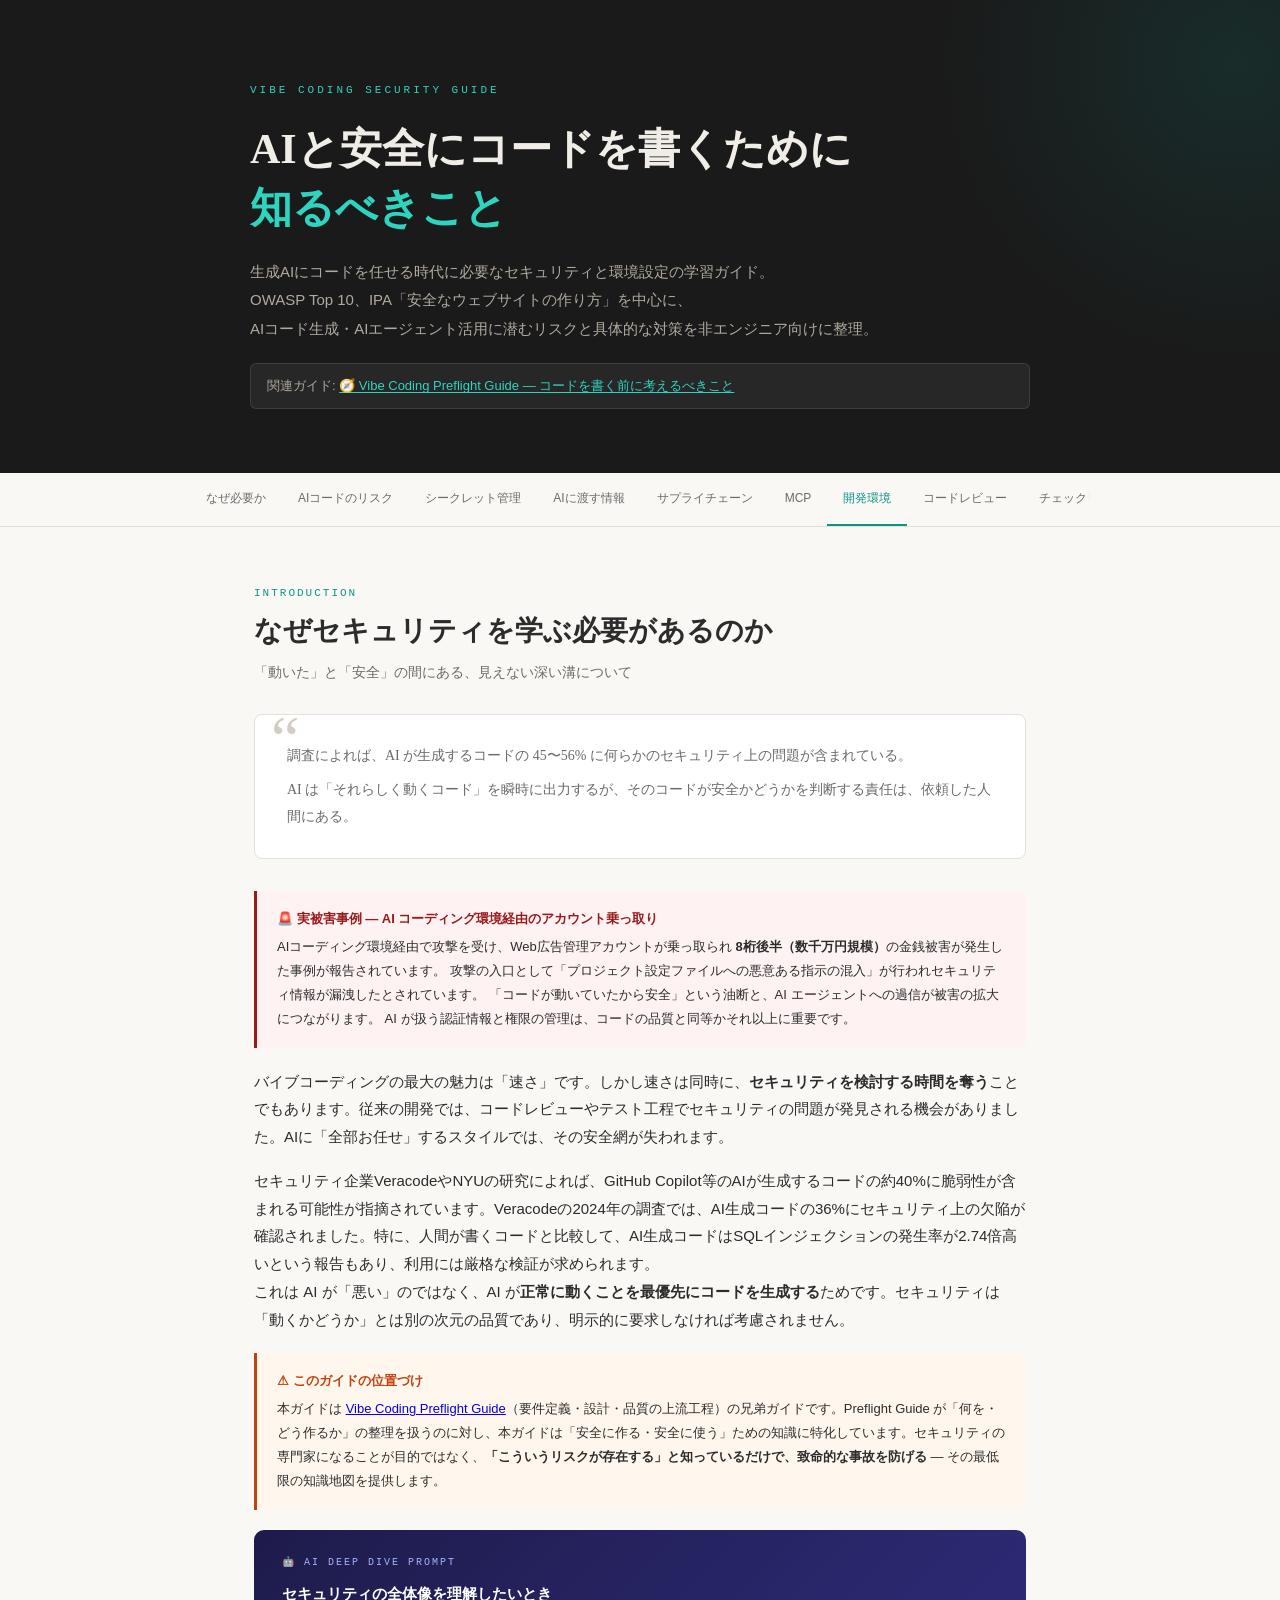
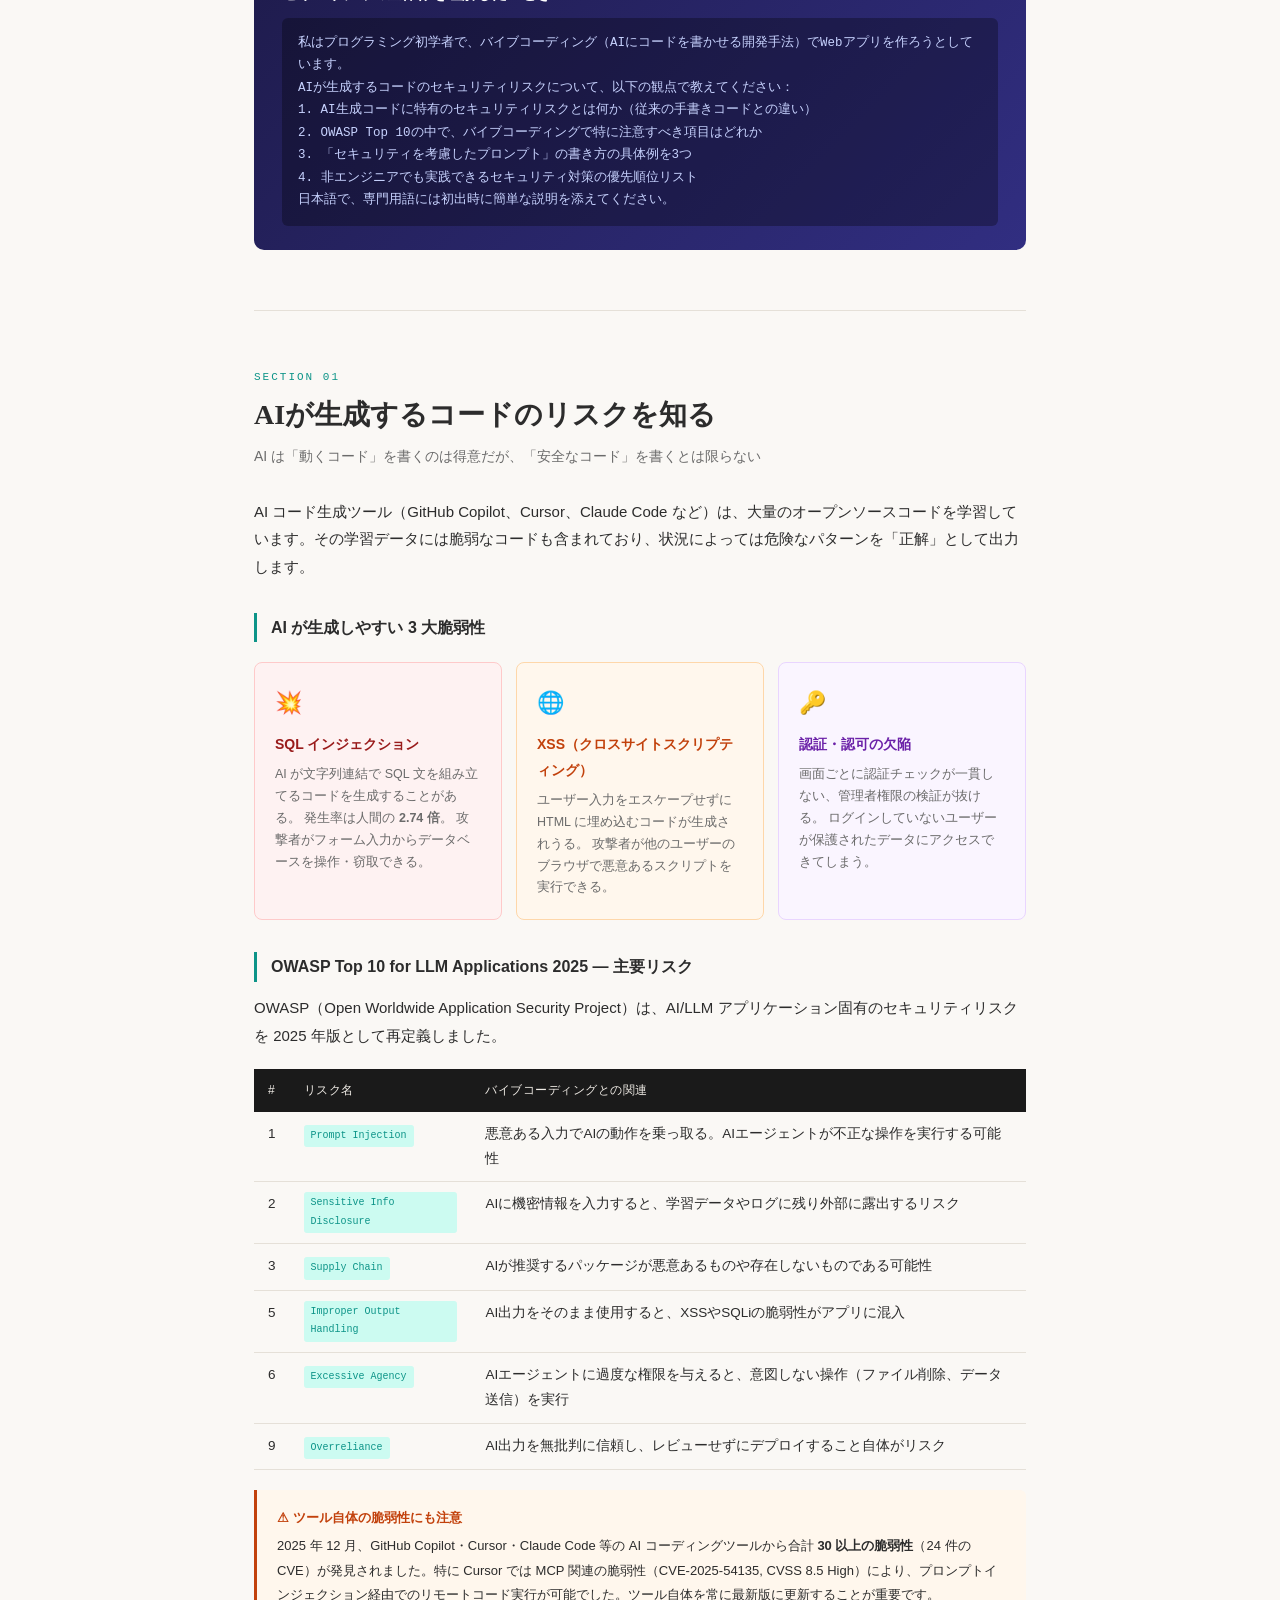
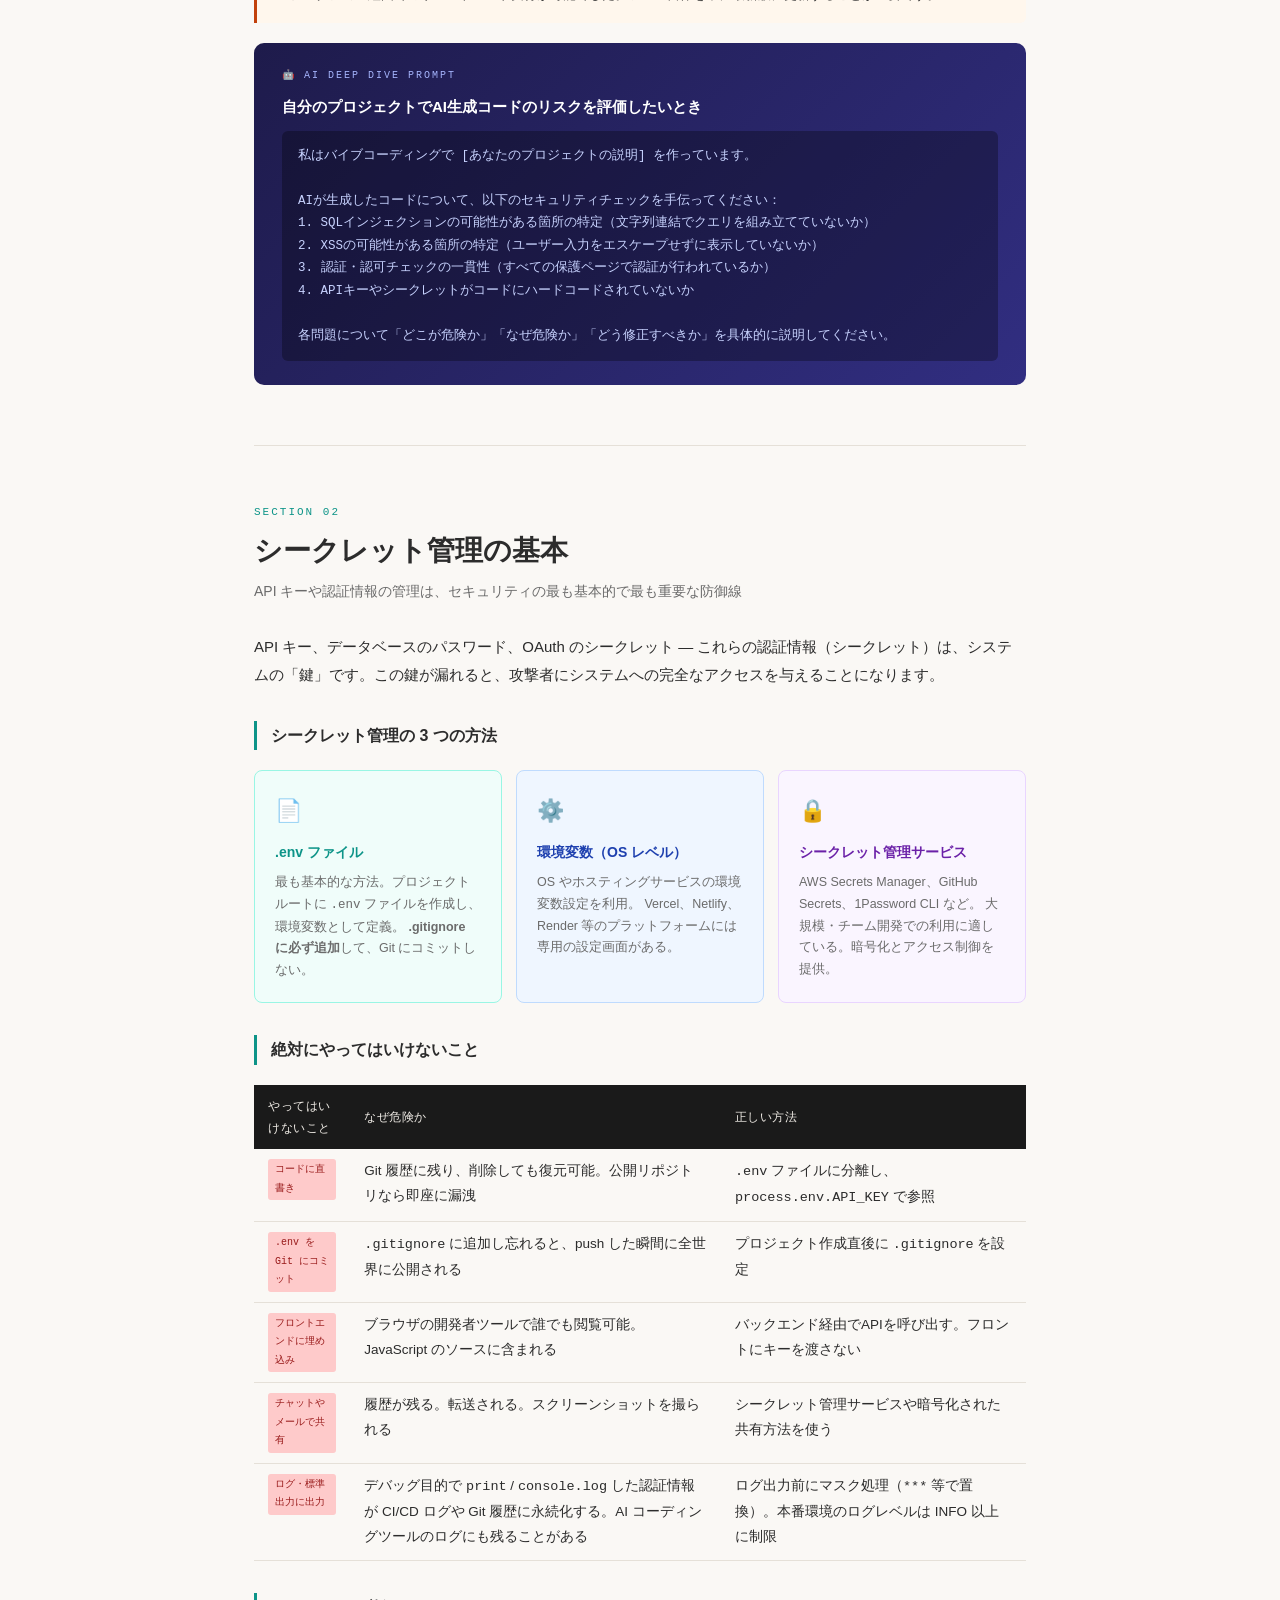
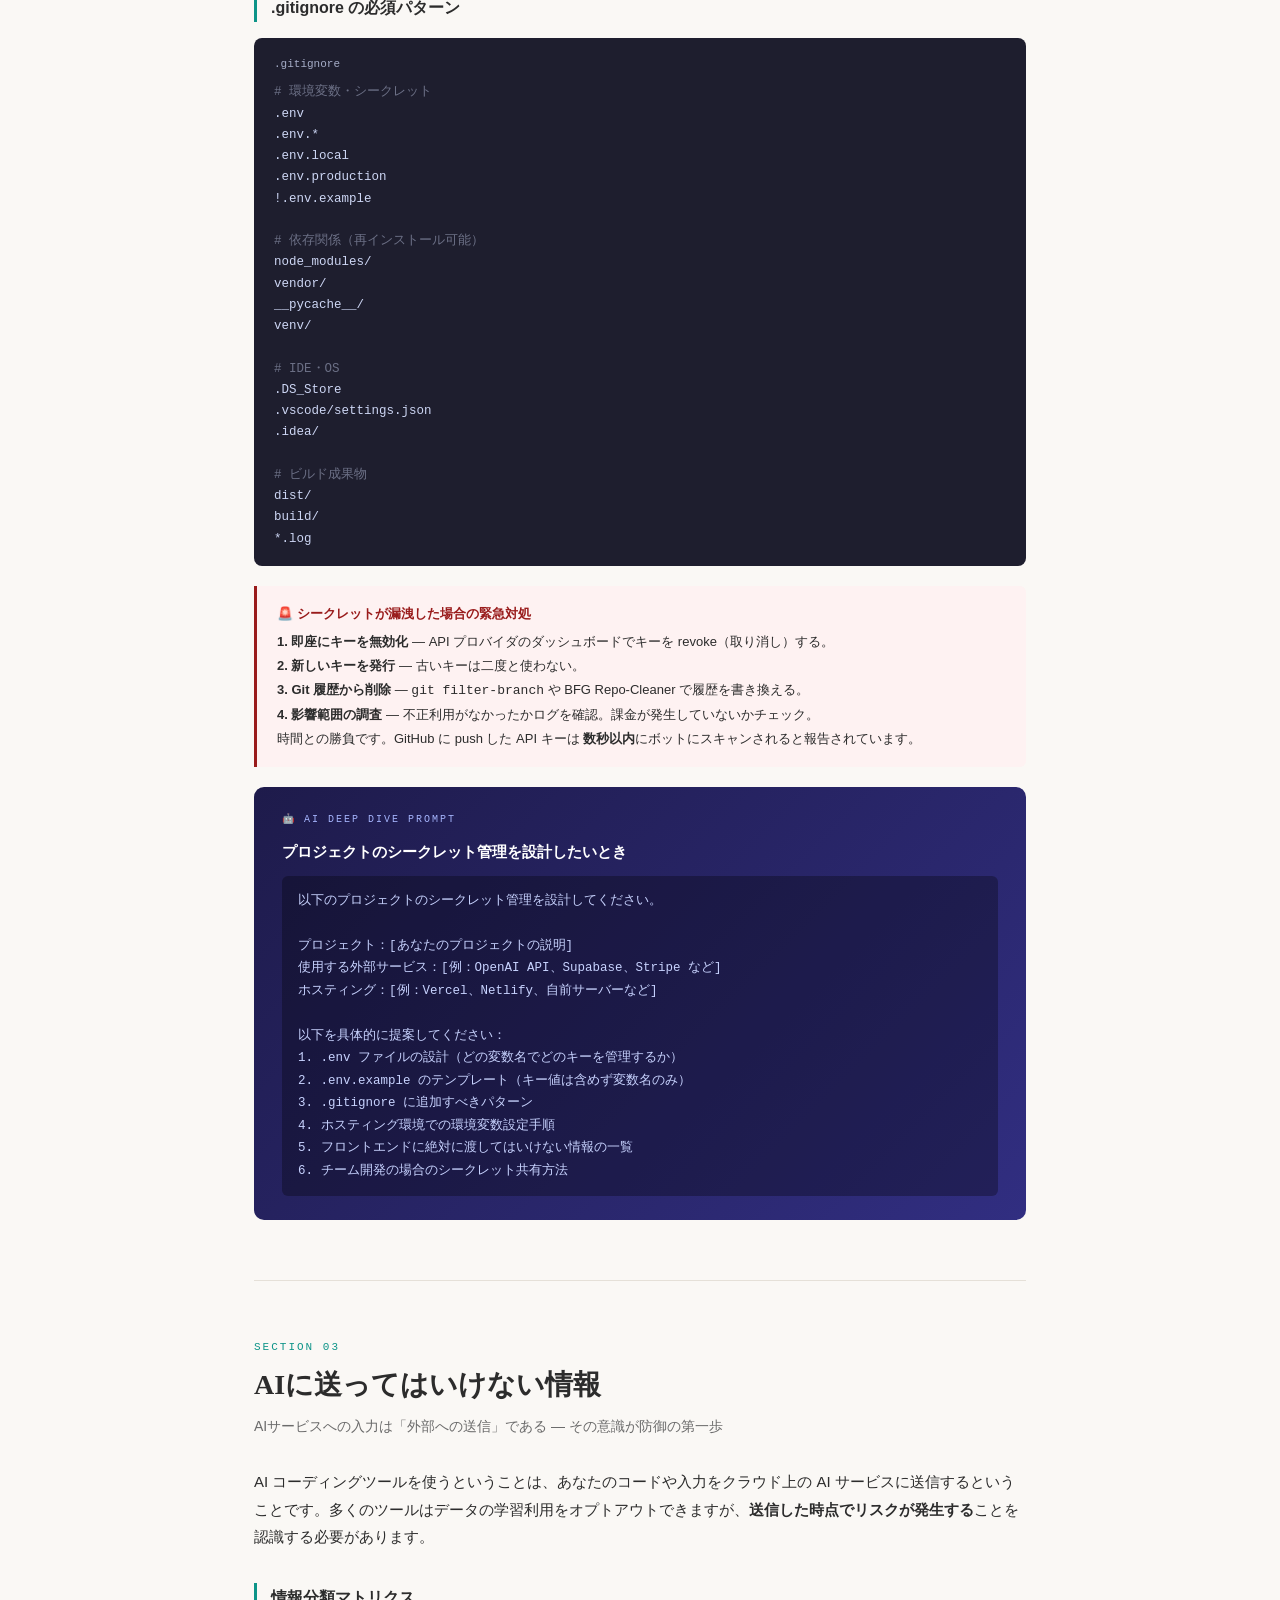
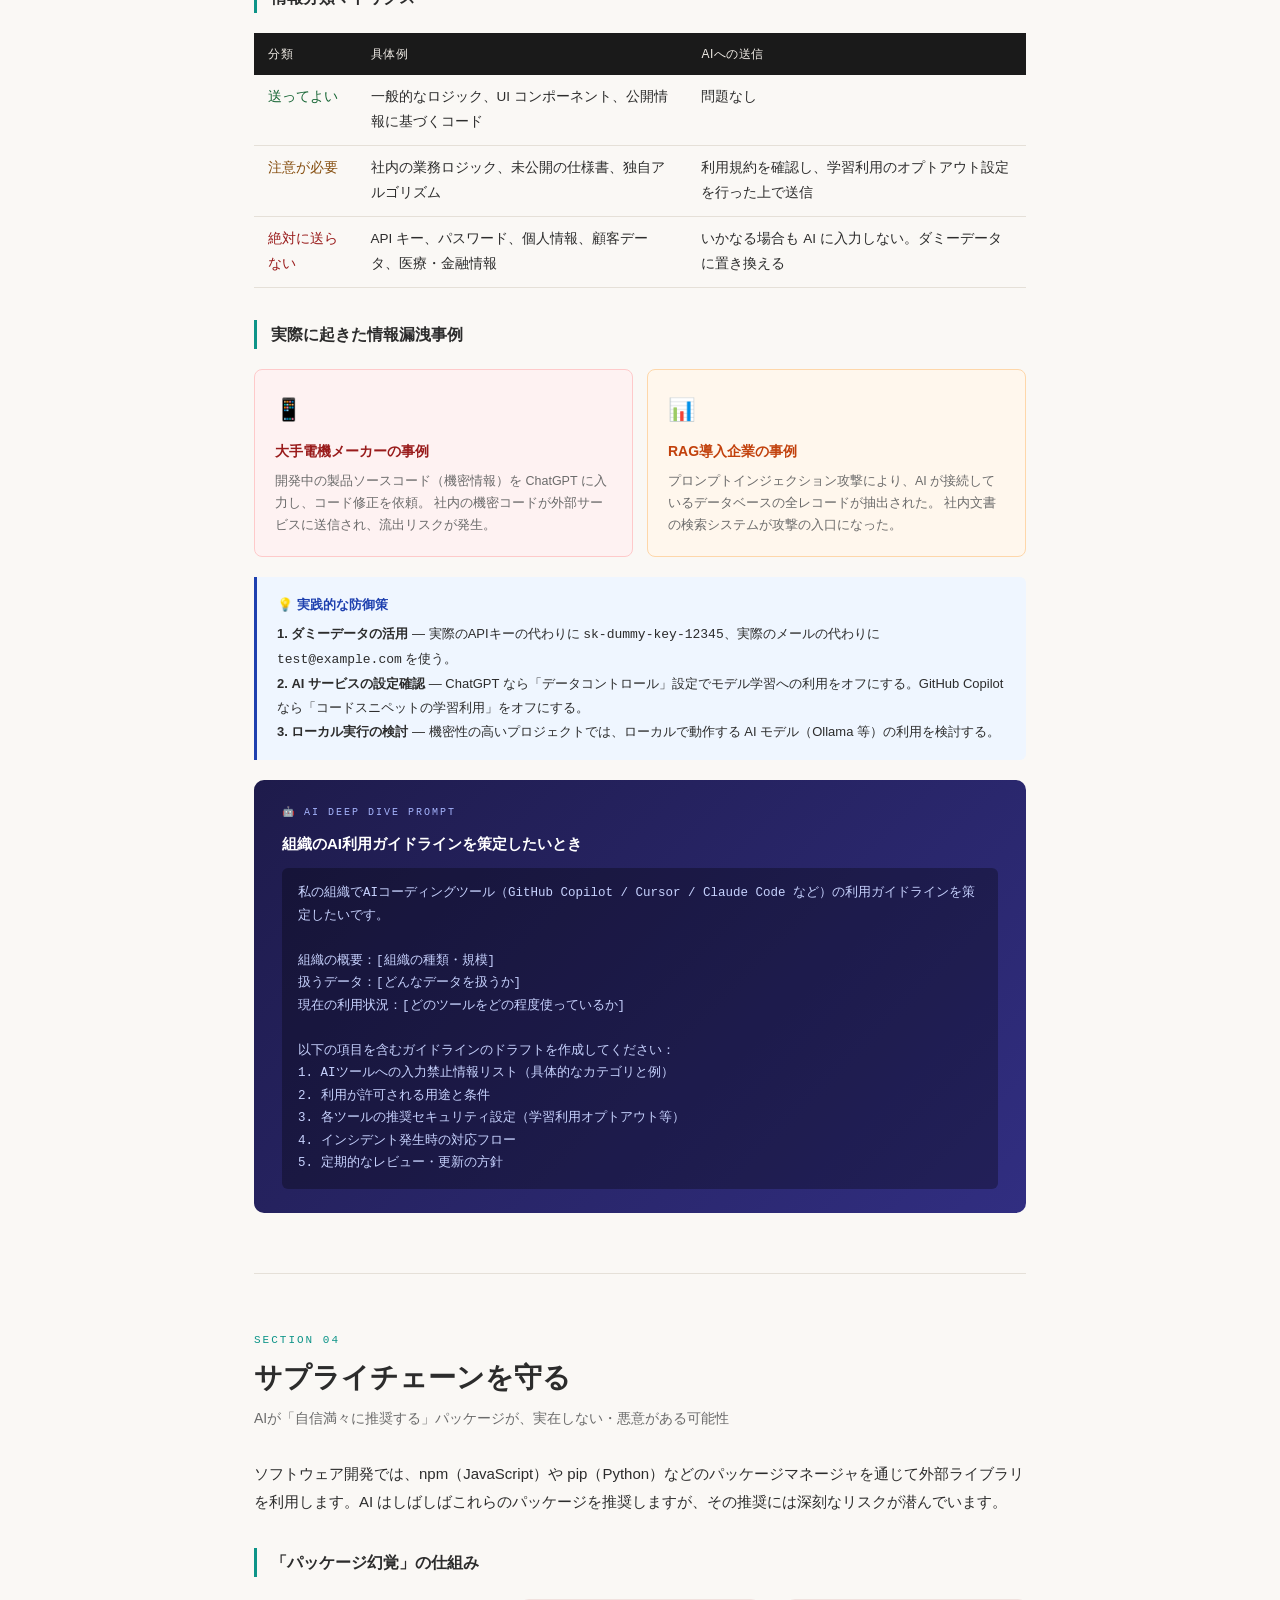
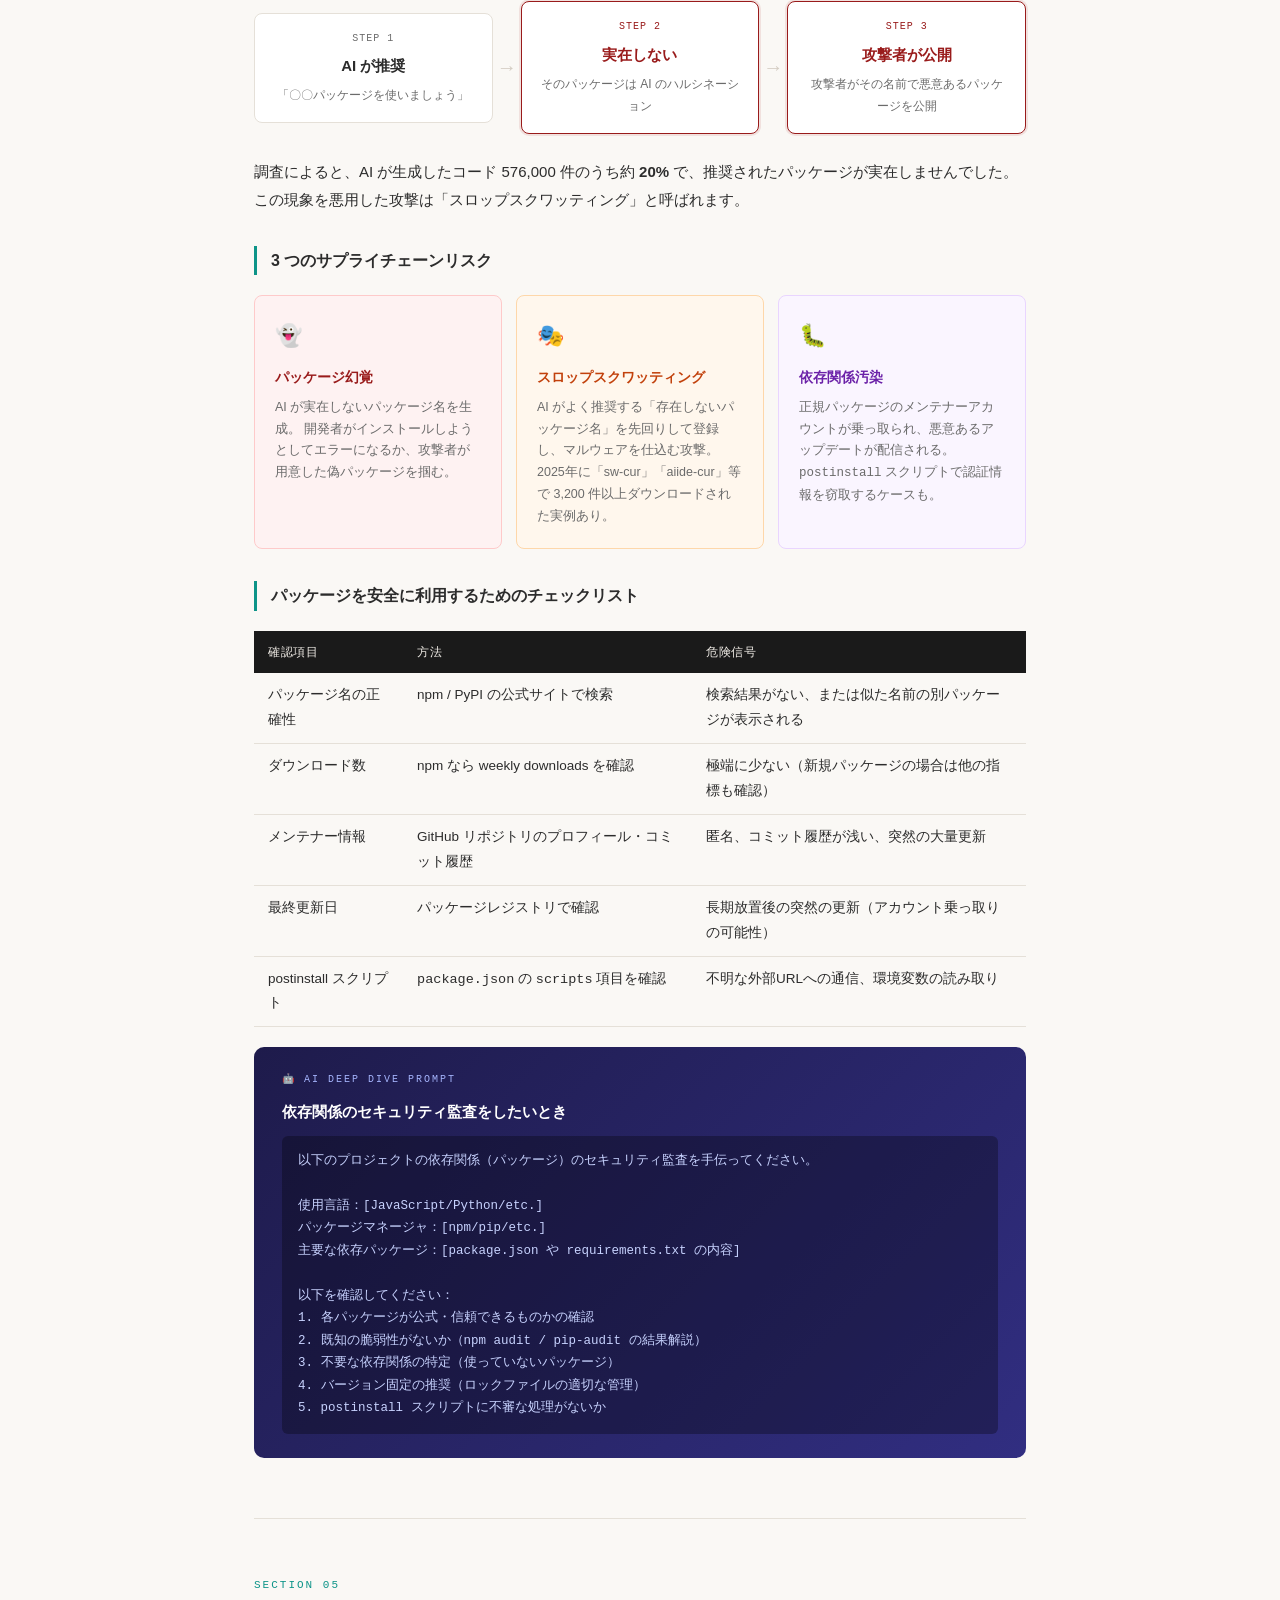
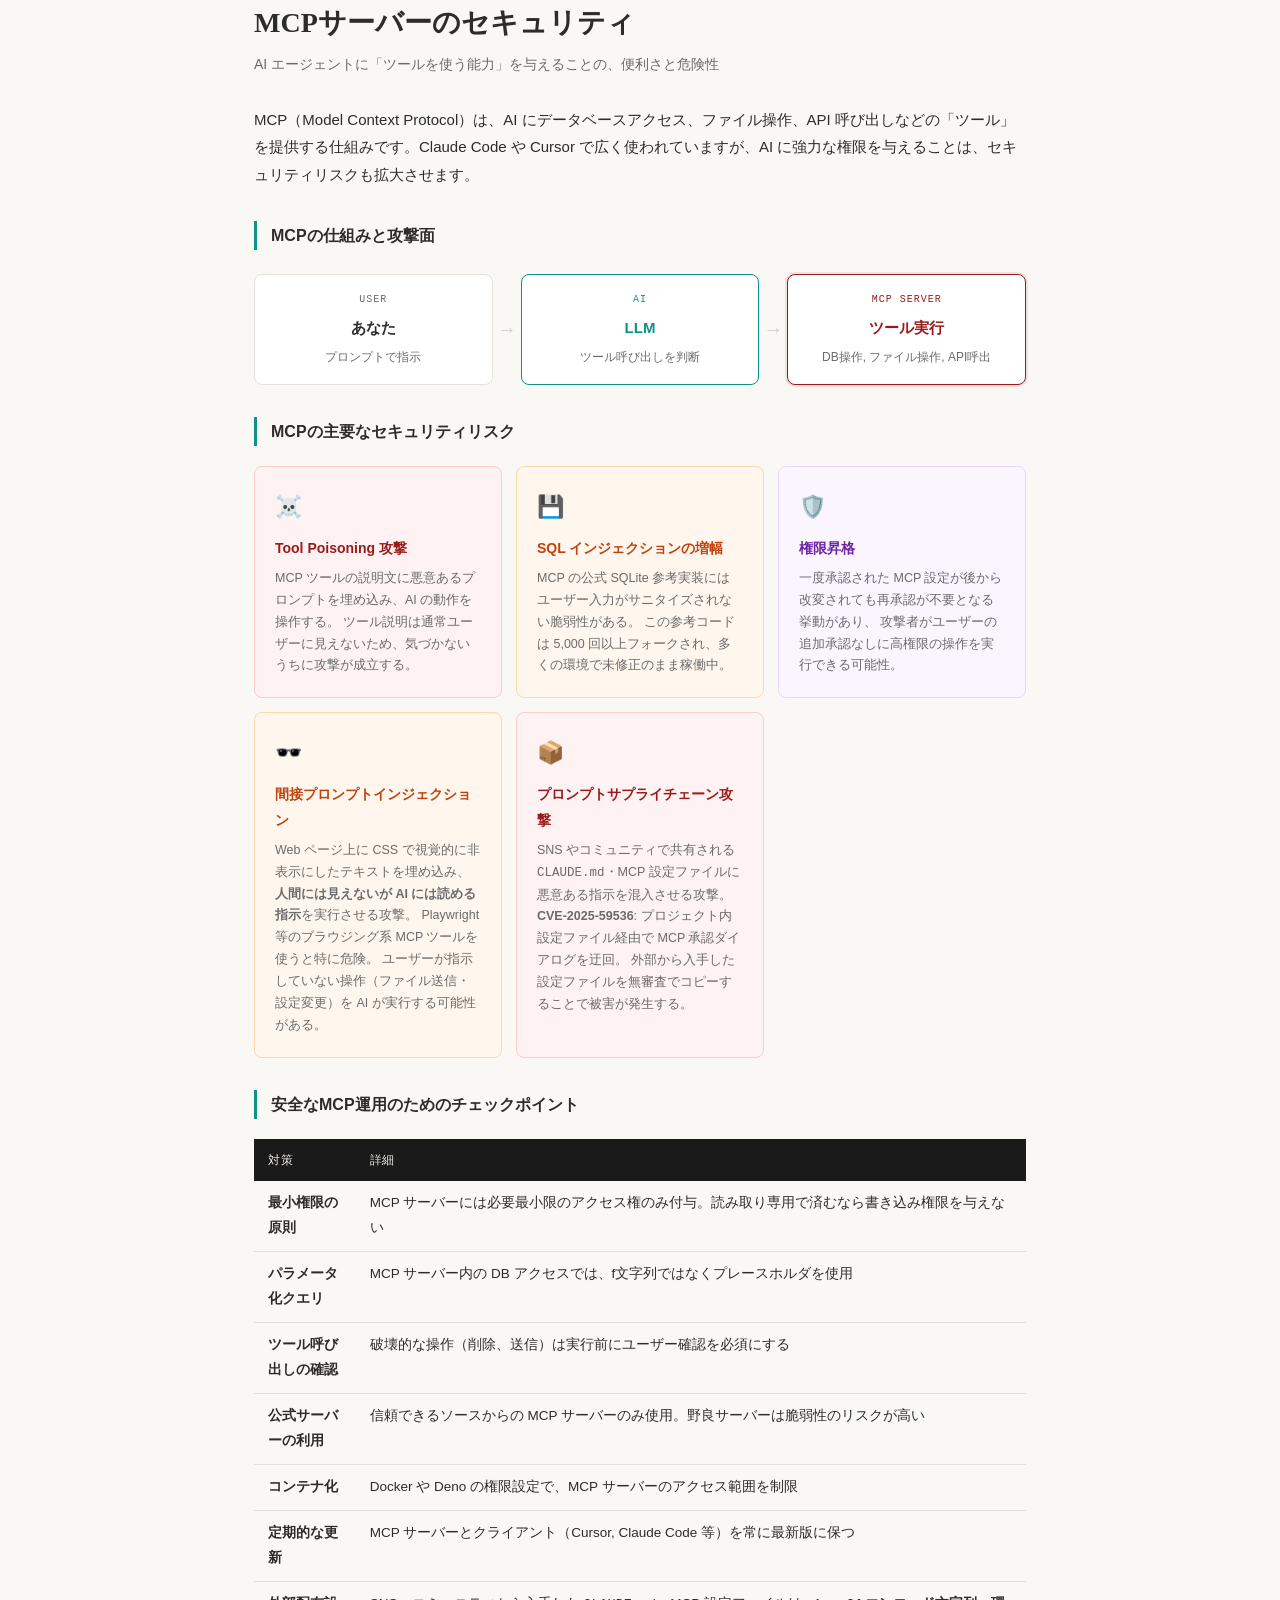
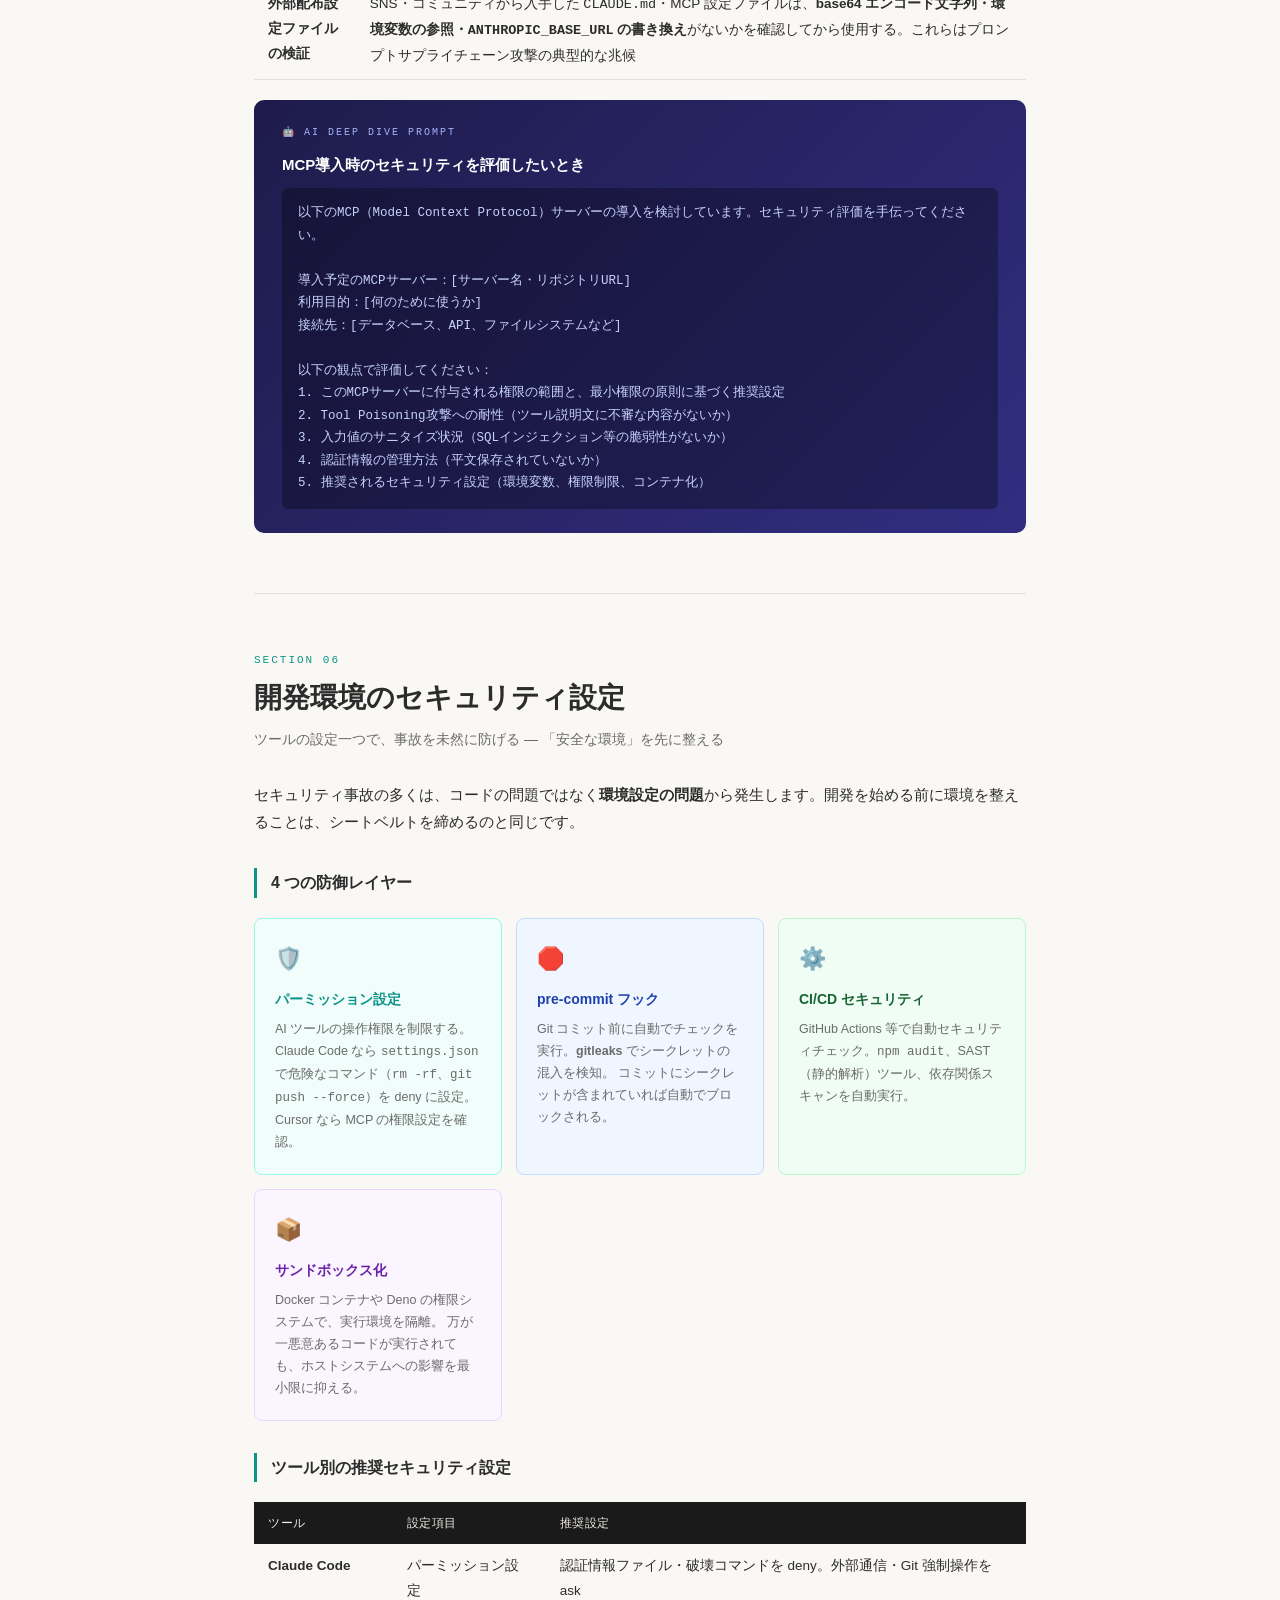
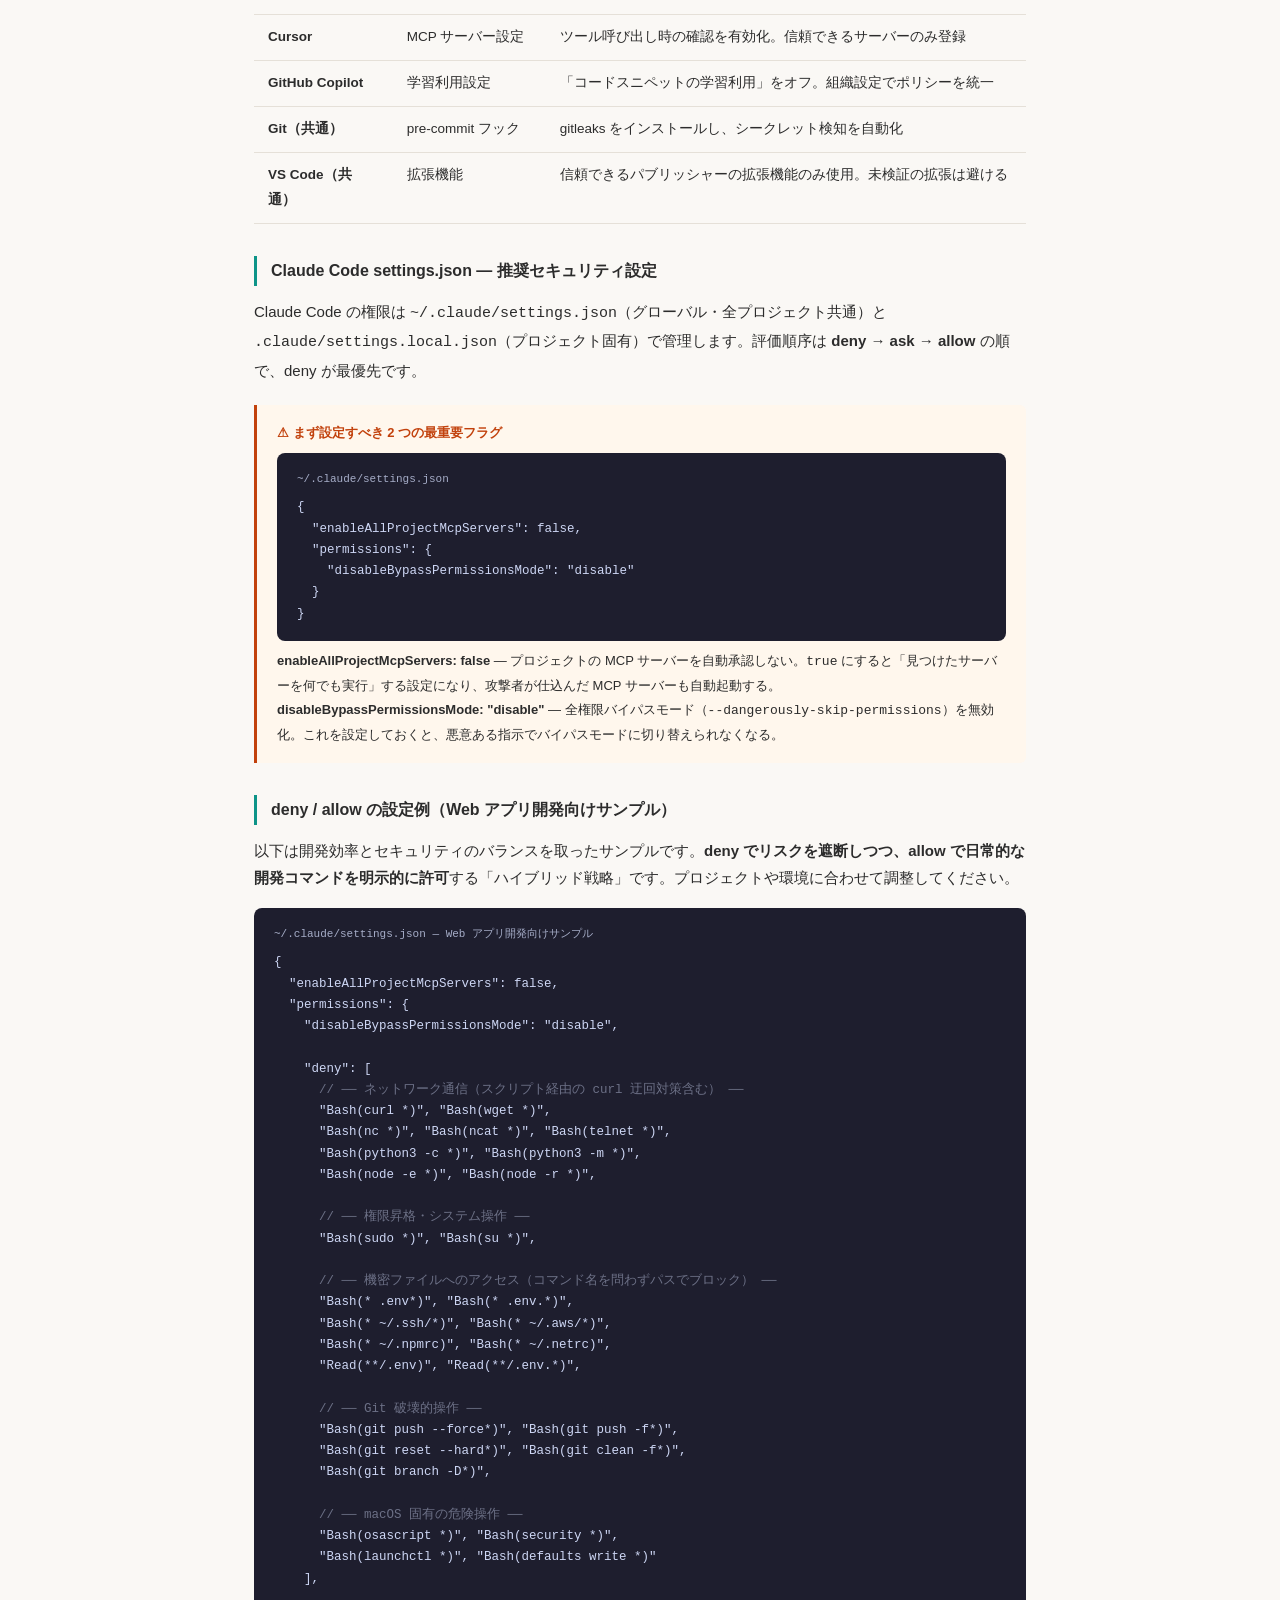
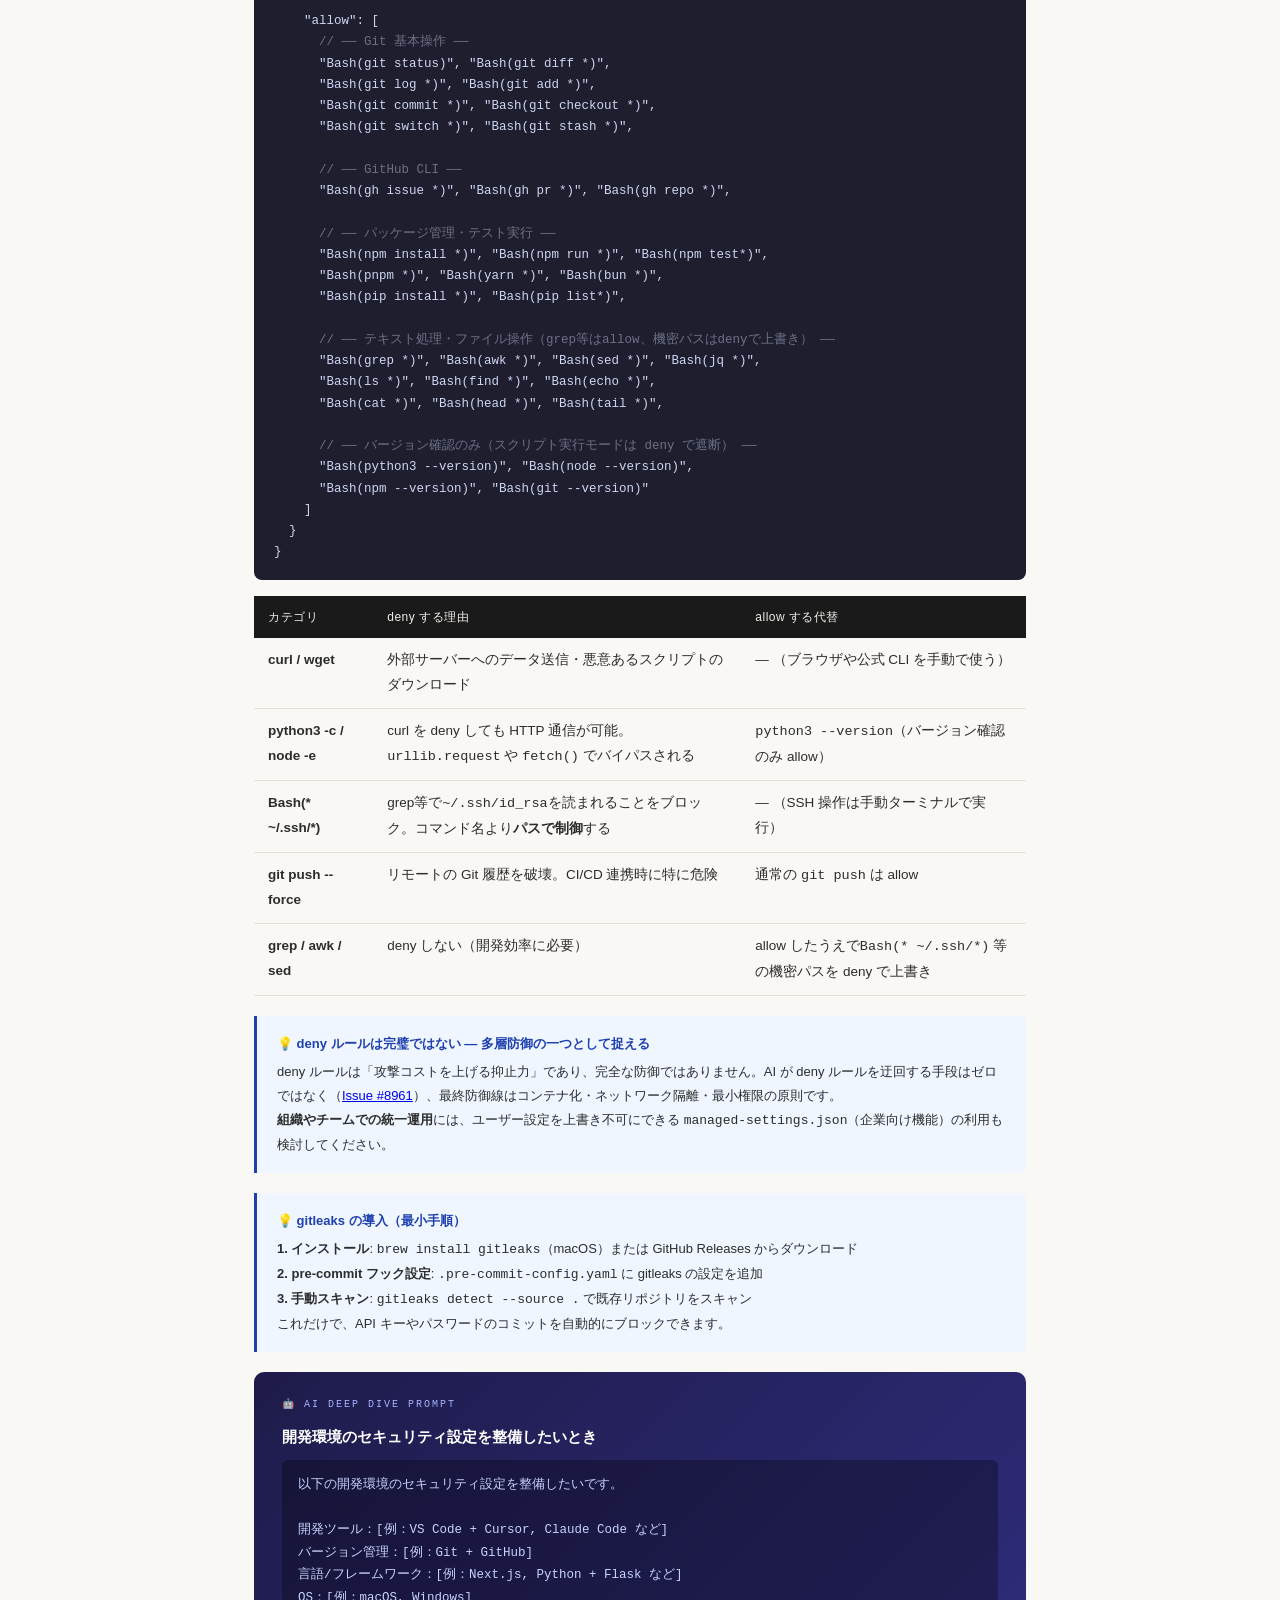
<file: index.html>
<!DOCTYPE html>
<html lang="ja">
<head>
<meta charset="UTF-8">
<meta name="viewport" content="width=device-width, initial-scale=1.0">
<meta http-equiv="Content-Security-Policy" content="default-src 'none'; style-src 'self' 'unsafe-inline' https://fonts.googleapis.com; font-src https://fonts.gstatic.com; script-src 'self'; img-src 'self' data:; object-src 'none'; base-uri 'self'; form-action 'none'; frame-ancestors 'none';">
<meta http-equiv="X-Content-Type-Options" content="nosniff">
<meta http-equiv="Referrer-Policy" content="strict-origin-when-cross-origin">
<title>Vibe Coding Security Guide — AIと安全にコードを書くために知るべきこと</title>
<meta name="description" content="バイブコーディング・AIエージェント時代のセキュリティと環境設定を、非エンジニア向けに整理した学習ガイド。OWASP Top 10、IPA安全なWebサイトの作り方を中心に解説。">
<meta name="theme-color" content="#1a1a1a">
<meta property="og:type" content="website">
<meta property="og:locale" content="ja_JP">
<meta property="og:title" content="Vibe Coding Security Guide — AIと安全にコードを書くために知るべきこと">
<meta property="og:description" content="バイブコーディング・AIエージェント時代のセキュリティと環境設定の学習ガイド。">
<meta property="og:site_name" content="Vibe Coding Security Guide">
<meta property="og:url" content="https://hirokioshiro.github.io/vibe_coding_security_guide/">
<meta name="twitter:card" content="summary">
<link rel="canonical" href="https://hirokioshiro.github.io/vibe_coding_security_guide/">
<link rel="icon" href="data:image/svg+xml,%3Csvg xmlns='http://www.w3.org/2000/svg' viewBox='0 0 100 100'%3E%3Ctext y='.9em' font-size='90'%3E%F0%9F%9B%A1%EF%B8%8F%3C/text%3E%3C/svg%3E">
<link rel="preconnect" href="https://fonts.googleapis.com">
<link rel="preconnect" href="https://fonts.gstatic.com" crossorigin>
<link href="https://fonts.googleapis.com/css2?family=Noto+Sans+JP:wght@300;400;500;700;900&family=Noto+Serif+JP:wght@400;700&family=IBM+Plex+Mono:wght@400;500&display=swap" rel="stylesheet">
<link rel="stylesheet" href="assets/css/styles.css">
</head>
<body>

<!-- ═══════════════ Hero ═══════════════ -->
<header class="hero">
  <div class="hero-inner">
    <div class="hero-tag">Vibe Coding Security Guide</div>
    <h1>AIと安全にコードを書くために<br><em>知るべきこと</em></h1>
    <p class="hero-desc">
      生成AIにコードを任せる時代に必要なセキュリティと環境設定の学習ガイド。<br>
      OWASP Top 10、IPA「安全なウェブサイトの作り方」を中心に、<br>
      AIコード生成・AIエージェント活用に潜むリスクと具体的な対策を非エンジニア向けに整理。
    </p>
    <div class="sibling-link">
      関連ガイド: <a href="https://hirokioshiro.github.io/vibe_coding_preflight_guide/">&#x1F9ED; Vibe Coding Preflight Guide — コードを書く前に考えるべきこと</a>
    </div>
  </div>
</header>

<!-- ═══════════════ TOC ═══════════════ -->
<nav class="toc-bar">
  <div class="toc-inner">
    <a href="#why" class="toc-link">なぜ必要か</a>
    <a href="#ai-risk" class="toc-link">AIコードのリスク</a>
    <a href="#secrets" class="toc-link">シークレット管理</a>
    <a href="#ai-input" class="toc-link">AIに渡す情報</a>
    <a href="#supply-chain" class="toc-link">サプライチェーン</a>
    <a href="#mcp" class="toc-link">MCP</a>
    <a href="#dev-env" class="toc-link">開発環境</a>
    <a href="#review" class="toc-link">コードレビュー</a>
    <a href="#checklist" class="toc-link">チェックリスト</a>
    <a href="#keywords" class="toc-link">用語索引</a>
  </div>
</nav>

<main class="main">

<!-- ═══════════════ Section: Why ═══════════════ -->
<section class="section" id="why">
  <div class="section-num">INTRODUCTION</div>
  <h2>なぜセキュリティを学ぶ必要があるのか</h2>
  <p class="section-subtitle">「動いた」と「安全」の間にある、見えない深い溝について</p>

  <div class="epigraph">
    <p>調査によれば、AI が生成するコードの 45〜56% に何らかのセキュリティ上の問題が含まれている。</p>
    <p>AI は「それらしく動くコード」を瞬時に出力するが、そのコードが安全かどうかを判断する責任は、依頼した人間にある。</p>
  </div>

  <div class="callout danger">
    <div class="callout-title">&#x1F6A8; 実被害事例 — AI コーディング環境経由のアカウント乗っ取り</div>
    <p class="text-sm" style="margin-bottom:0;">
      AIコーディング環境経由で攻撃を受け、Web広告管理アカウントが乗っ取られ
      <strong>8桁後半（数千万円規模）</strong>の金銭被害が発生した事例が報告されています。
      攻撃の入口として「プロジェクト設定ファイルへの悪意ある指示の混入」が行われセキュリティ情報が漏洩したとされています。
      「コードが動いていたから安全」という油断と、AI エージェントへの過信が被害の拡大につながります。
      AI が扱う認証情報と権限の管理は、コードの品質と同等かそれ以上に重要です。
    </p>
  </div>

  <p>バイブコーディングの最大の魅力は「速さ」です。しかし速さは同時に、<strong>セキュリティを検討する時間を奪う</strong>ことでもあります。従来の開発では、コードレビューやテスト工程でセキュリティの問題が発見される機会がありました。AIに「全部お任せ」するスタイルでは、その安全網が失われます。</p>

  セキュリティ企業VeracodeやNYUの研究によれば、GitHub Copilot等のAIが生成するコードの約40%に脆弱性が含まれる可能性が指摘されています。Veracodeの2024年の調査では、AI生成コードの36%にセキュリティ上の欠陥が確認されました。特に、人間が書くコードと比較して、AI生成コードはSQLインジェクションの発生率が2.74倍高いという報告もあり、利用には厳格な検証が求められます。

  <p>これは AI が「悪い」のではなく、AI が<strong>正常に動くことを最優先にコードを生成する</strong>ためです。セキュリティは「動くかどうか」とは別の次元の品質であり、明示的に要求しなければ考慮されません。</p>

  <div class="callout warn">
    <div class="callout-title">&#x26A0; このガイドの位置づけ</div>
    <p class="text-sm" style="margin-bottom:0;">
      本ガイドは <a href="https://hirokioshiro.github.io/vibe_coding_preflight_guide/">Vibe Coding Preflight Guide</a>（要件定義・設計・品質の上流工程）の兄弟ガイドです。Preflight Guide が「何を・どう作るか」の整理を扱うのに対し、本ガイドは「安全に作る・安全に使う」ための知識に特化しています。セキュリティの専門家になることが目的ではなく、<strong>「こういうリスクが存在する」と知っているだけで、致命的な事故を防げる</strong> — その最低限の知識地図を提供します。
    </p>
  </div>

  <div class="deepdive">
    <div class="dd-label">&#x1F916; AI DEEP DIVE PROMPT</div>
    <div class="dd-title">セキュリティの全体像を理解したいとき</div>
    <code>私はプログラミング初学者で、バイブコーディング（AIにコードを書かせる開発手法）でWebアプリを作ろうとしています。
AIが生成するコードのセキュリティリスクについて、以下の観点で教えてください：
1. AI生成コードに特有のセキュリティリスクとは何か（従来の手書きコードとの違い）
2. OWASP Top 10の中で、バイブコーディングで特に注意すべき項目はどれか
3. 「セキュリティを考慮したプロンプト」の書き方の具体例を3つ
4. 非エンジニアでも実践できるセキュリティ対策の優先順位リスト
日本語で、専門用語には初出時に簡単な説明を添えてください。</code>
  </div>
</section>

<!-- ═══════════════ Section 01: AI Code Risk ═══════════════ -->
<section class="section" id="ai-risk">
  <div class="section-num">SECTION 01</div>
  <h2>AIが生成するコードのリスクを知る</h2>
  <p class="section-subtitle">AI は「動くコード」を書くのは得意だが、「安全なコード」を書くとは限らない</p>

  <p>AI コード生成ツール（GitHub Copilot、Cursor、Claude Code など）は、大量のオープンソースコードを学習しています。その学習データには脆弱なコードも含まれており、状況によっては危険なパターンを「正解」として出力します。</p>

  <h3>AI が生成しやすい 3 大脆弱性</h3>

  <div class="card-grid">
    <div class="card red">
      <div class="card-icon">&#x1F4A5;</div>
      <div class="card-title red-t">SQL インジェクション</div>
      <div class="card-desc">
        AI が文字列連結で SQL 文を組み立てるコードを生成することがある。
        発生率は人間の <strong>2.74 倍</strong>。
        攻撃者がフォーム入力からデータベースを操作・窃取できる。
      </div>
    </div>
    <div class="card orange">
      <div class="card-icon">&#x1F310;</div>
      <div class="card-title orange-t">XSS（クロスサイトスクリプティング）</div>
      <div class="card-desc">
        ユーザー入力をエスケープせずに HTML に埋め込むコードが生成されうる。
        攻撃者が他のユーザーのブラウザで悪意あるスクリプトを実行できる。
      </div>
    </div>
    <div class="card purple">
      <div class="card-icon">&#x1F511;</div>
      <div class="card-title purple-t">認証・認可の欠陥</div>
      <div class="card-desc">
        画面ごとに認証チェックが一貫しない、管理者権限の検証が抜ける。
        ログインしていないユーザーが保護されたデータにアクセスできてしまう。
      </div>
    </div>
  </div>

  <h3>OWASP Top 10 for LLM Applications 2025 — 主要リスク</h3>
  <p>OWASP（Open Worldwide Application Security Project）は、AI/LLM アプリケーション固有のセキュリティリスクを 2025 年版として再定義しました。</p>

  <table class="ref-table">
    <thead>
      <tr><th>#</th><th>リスク名</th><th>バイブコーディングとの関連</th></tr>
    </thead>
    <tbody>
      <tr>
        <td>1</td>
        <td><span class="tag tag-ai">Prompt Injection</span></td>
        <td>悪意ある入力でAIの動作を乗っ取る。AIエージェントが不正な操作を実行する可能性</td>
      </tr>
      <tr>
        <td>2</td>
        <td><span class="tag tag-ai">Sensitive Info Disclosure</span></td>
        <td>AIに機密情報を入力すると、学習データやログに残り外部に露出するリスク</td>
      </tr>
      <tr>
        <td>3</td>
        <td><span class="tag tag-ai">Supply Chain</span></td>
        <td>AIが推奨するパッケージが悪意あるものや存在しないものである可能性</td>
      </tr>
      <tr>
        <td>5</td>
        <td><span class="tag tag-ai">Improper Output Handling</span></td>
        <td>AI出力をそのまま使用すると、XSSやSQLiの脆弱性がアプリに混入</td>
      </tr>
      <tr>
        <td>6</td>
        <td><span class="tag tag-ai">Excessive Agency</span></td>
        <td>AIエージェントに過度な権限を与えると、意図しない操作（ファイル削除、データ送信）を実行</td>
      </tr>
      <tr>
        <td>9</td>
        <td><span class="tag tag-ai">Overreliance</span></td>
        <td>AI出力を無批判に信頼し、レビューせずにデプロイすること自体がリスク</td>
      </tr>
    </tbody>
  </table>

  <div class="callout warn">
    <div class="callout-title">&#x26A0; ツール自体の脆弱性にも注意</div>
    <p class="text-sm" style="margin-bottom:0;">
      2025 年 12 月、GitHub Copilot・Cursor・Claude Code 等の AI コーディングツールから合計 <strong>30 以上の脆弱性</strong>（24 件の CVE）が発見されました。特に Cursor では MCP 関連の脆弱性（CVE-2025-54135, CVSS 8.5 High）により、プロンプトインジェクション経由でのリモートコード実行が可能でした。ツール自体を常に最新版に更新することが重要です。
    </p>
  </div>

  <div class="deepdive">
    <div class="dd-label">&#x1F916; AI DEEP DIVE PROMPT</div>
    <div class="dd-title">自分のプロジェクトでAI生成コードのリスクを評価したいとき</div>
    <code>私はバイブコーディングで [あなたのプロジェクトの説明] を作っています。

AIが生成したコードについて、以下のセキュリティチェックを手伝ってください：
1. SQLインジェクションの可能性がある箇所の特定（文字列連結でクエリを組み立てていないか）
2. XSSの可能性がある箇所の特定（ユーザー入力をエスケープせずに表示していないか）
3. 認証・認可チェックの一貫性（すべての保護ページで認証が行われているか）
4. APIキーやシークレットがコードにハードコードされていないか

各問題について「どこが危険か」「なぜ危険か」「どう修正すべきか」を具体的に説明してください。</code>
  </div>
</section>

<!-- ═══════════════ Section 02: Secrets ═══════════════ -->
<section class="section" id="secrets">
  <div class="section-num">SECTION 02</div>
  <h2>シークレット管理の基本</h2>
  <p class="section-subtitle">API キーや認証情報の管理は、セキュリティの最も基本的で最も重要な防御線</p>

  <p>API キー、データベースのパスワード、OAuth のシークレット — これらの認証情報（シークレット）は、システムの「鍵」です。この鍵が漏れると、攻撃者にシステムへの完全なアクセスを与えることになります。</p>

  <h3>シークレット管理の 3 つの方法</h3>

  <div class="card-grid">
    <div class="card teal">
      <div class="card-icon">&#x1F4C4;</div>
      <div class="card-title teal-t">.env ファイル</div>
      <div class="card-desc">
        最も基本的な方法。プロジェクトルートに <code>.env</code> ファイルを作成し、環境変数として定義。
        <strong>.gitignore に必ず追加</strong>して、Git にコミットしない。
      </div>
    </div>
    <div class="card blue">
      <div class="card-icon">&#x2699;&#xFE0F;</div>
      <div class="card-title blue-t">環境変数（OS レベル）</div>
      <div class="card-desc">
        OS やホスティングサービスの環境変数設定を利用。
        Vercel、Netlify、Render 等のプラットフォームには専用の設定画面がある。
      </div>
    </div>
    <div class="card purple">
      <div class="card-icon">&#x1F512;</div>
      <div class="card-title purple-t">シークレット管理サービス</div>
      <div class="card-desc">
        AWS Secrets Manager、GitHub Secrets、1Password CLI など。
        大規模・チーム開発での利用に適している。暗号化とアクセス制御を提供。
      </div>
    </div>
  </div>

  <h3>絶対にやってはいけないこと</h3>

  <table class="ref-table">
    <thead>
      <tr><th>やってはいけないこと</th><th>なぜ危険か</th><th>正しい方法</th></tr>
    </thead>
    <tbody>
      <tr>
        <td><span class="tag tag-sec">コードに直書き</span></td>
        <td>Git 履歴に残り、削除しても復元可能。公開リポジトリなら即座に漏洩</td>
        <td><code>.env</code> ファイルに分離し、<code>process.env.API_KEY</code> で参照</td>
      </tr>
      <tr>
        <td><span class="tag tag-sec">.env を Git にコミット</span></td>
        <td><code>.gitignore</code> に追加し忘れると、push した瞬間に全世界に公開される</td>
        <td>プロジェクト作成直後に <code>.gitignore</code> を設定</td>
      </tr>
      <tr>
        <td><span class="tag tag-sec">フロントエンドに埋め込み</span></td>
        <td>ブラウザの開発者ツールで誰でも閲覧可能。JavaScript のソースに含まれる</td>
        <td>バックエンド経由でAPIを呼び出す。フロントにキーを渡さない</td>
      </tr>
      <tr>
        <td><span class="tag tag-sec">チャットやメールで共有</span></td>
        <td>履歴が残る。転送される。スクリーンショットを撮られる</td>
        <td>シークレット管理サービスや暗号化された共有方法を使う</td>
      </tr>
      <tr>
        <td><span class="tag tag-sec">ログ・標準出力に出力</span></td>
        <td>デバッグ目的で <code>print</code> / <code>console.log</code> した認証情報が CI/CD ログや Git 履歴に永続化する。AI コーディングツールのログにも残ることがある</td>
        <td>ログ出力前にマスク処理（<code>***</code> 等で置換）。本番環境のログレベルは INFO 以上に制限</td>
      </tr>
    </tbody>
  </table>

  <h3>.gitignore の必須パターン</h3>

  <div class="code-block">
    <span class="filename">.gitignore</span>
    <pre><span class="comment"># 環境変数・シークレット</span>
.env
.env.*
.env.local
.env.production
!.env.example

<span class="comment"># 依存関係（再インストール可能）</span>
node_modules/
vendor/
__pycache__/
venv/

<span class="comment"># IDE・OS</span>
.DS_Store
.vscode/settings.json
.idea/

<span class="comment"># ビルド成果物</span>
dist/
build/
*.log</pre>
  </div>

  <div class="callout danger">
    <div class="callout-title">&#x1F6A8; シークレットが漏洩した場合の緊急対処</div>
    <p class="text-sm" style="margin-bottom:0;">
      <strong>1. 即座にキーを無効化</strong> — API プロバイダのダッシュボードでキーを revoke（取り消し）する。<br>
      <strong>2. 新しいキーを発行</strong> — 古いキーは二度と使わない。<br>
      <strong>3. Git 履歴から削除</strong> — <code>git filter-branch</code> や BFG Repo-Cleaner で履歴を書き換える。<br>
      <strong>4. 影響範囲の調査</strong> — 不正利用がなかったかログを確認。課金が発生していないかチェック。<br>
      時間との勝負です。GitHub に push した API キーは <strong>数秒以内</strong>にボットにスキャンされると報告されています。
    </p>
  </div>

  <div class="deepdive">
    <div class="dd-label">&#x1F916; AI DEEP DIVE PROMPT</div>
    <div class="dd-title">プロジェクトのシークレット管理を設計したいとき</div>
    <code>以下のプロジェクトのシークレット管理を設計してください。

プロジェクト：[あなたのプロジェクトの説明]
使用する外部サービス：[例：OpenAI API、Supabase、Stripe など]
ホスティング：[例：Vercel、Netlify、自前サーバーなど]

以下を具体的に提案してください：
1. .env ファイルの設計（どの変数名でどのキーを管理するか）
2. .env.example のテンプレート（キー値は含めず変数名のみ）
3. .gitignore に追加すべきパターン
4. ホスティング環境での環境変数設定手順
5. フロントエンドに絶対に渡してはいけない情報の一覧
6. チーム開発の場合のシークレット共有方法</code>
  </div>
</section>

<!-- ═══════════════ Section 03: AI Input ═══════════════ -->
<section class="section" id="ai-input">
  <div class="section-num">SECTION 03</div>
  <h2>AIに送ってはいけない情報</h2>
  <p class="section-subtitle">AIサービスへの入力は「外部への送信」である — その意識が防御の第一歩</p>

  <p>AI コーディングツールを使うということは、あなたのコードや入力をクラウド上の AI サービスに送信するということです。多くのツールはデータの学習利用をオプトアウトできますが、<strong>送信した時点でリスクが発生する</strong>ことを認識する必要があります。</p>

  <h3>情報分類マトリクス</h3>

  <table class="ref-table">
    <thead>
      <tr><th>分類</th><th>具体例</th><th>AIへの送信</th></tr>
    </thead>
    <tbody>
      <tr>
        <td style="color:var(--green);font-weight:500;">送ってよい</td>
        <td>一般的なロジック、UI コンポーネント、公開情報に基づくコード</td>
        <td>問題なし</td>
      </tr>
      <tr>
        <td style="color:var(--yellow);font-weight:500;">注意が必要</td>
        <td>社内の業務ロジック、未公開の仕様書、独自アルゴリズム</td>
        <td>利用規約を確認し、学習利用のオプトアウト設定を行った上で送信</td>
      </tr>
      <tr>
        <td style="color:var(--red);font-weight:500;">絶対に送らない</td>
        <td>API キー、パスワード、個人情報、顧客データ、医療・金融情報</td>
        <td>いかなる場合も AI に入力しない。ダミーデータに置き換える</td>
      </tr>
    </tbody>
  </table>

  <h3>実際に起きた情報漏洩事例</h3>

  <div class="card-grid">
    <div class="card red">
      <div class="card-icon">&#x1F4F1;</div>
      <div class="card-title red-t">大手電機メーカーの事例</div>
      <div class="card-desc">
        開発中の製品ソースコード（機密情報）を ChatGPT に入力し、コード修正を依頼。
        社内の機密コードが外部サービスに送信され、流出リスクが発生。
      </div>
    </div>
    <div class="card orange">
      <div class="card-icon">&#x1F4CA;</div>
      <div class="card-title orange-t">RAG導入企業の事例</div>
      <div class="card-desc">
        プロンプトインジェクション攻撃により、AI が接続しているデータベースの全レコードが抽出された。
        社内文書の検索システムが攻撃の入口になった。
      </div>
    </div>
  </div>

  <div class="callout info">
    <div class="callout-title">&#x1F4A1; 実践的な防御策</div>
    <p class="text-sm" style="margin-bottom:0;">
      <strong>1. ダミーデータの活用</strong> — 実際のAPIキーの代わりに <code>sk-dummy-key-12345</code>、実際のメールの代わりに <code>test@example.com</code> を使う。<br>
      <strong>2. AI サービスの設定確認</strong> — ChatGPT なら「データコントロール」設定でモデル学習への利用をオフにする。GitHub Copilot なら「コードスニペットの学習利用」をオフにする。<br>
      <strong>3. ローカル実行の検討</strong> — 機密性の高いプロジェクトでは、ローカルで動作する AI モデル（Ollama 等）の利用を検討する。
    </p>
  </div>

  <div class="deepdive">
    <div class="dd-label">&#x1F916; AI DEEP DIVE PROMPT</div>
    <div class="dd-title">組織のAI利用ガイドラインを策定したいとき</div>
    <code>私の組織でAIコーディングツール（GitHub Copilot / Cursor / Claude Code など）の利用ガイドラインを策定したいです。

組織の概要：[組織の種類・規模]
扱うデータ：[どんなデータを扱うか]
現在の利用状況：[どのツールをどの程度使っているか]

以下の項目を含むガイドラインのドラフトを作成してください：
1. AIツールへの入力禁止情報リスト（具体的なカテゴリと例）
2. 利用が許可される用途と条件
3. 各ツールの推奨セキュリティ設定（学習利用オプトアウト等）
4. インシデント発生時の対応フロー
5. 定期的なレビュー・更新の方針</code>
  </div>
</section>

<!-- ═══════════════ Section 04: Supply Chain ═══════════════ -->
<section class="section" id="supply-chain">
  <div class="section-num">SECTION 04</div>
  <h2>サプライチェーンを守る</h2>
  <p class="section-subtitle">AIが「自信満々に推奨する」パッケージが、実在しない・悪意がある可能性</p>

  <p>ソフトウェア開発では、npm（JavaScript）や pip（Python）などのパッケージマネージャを通じて外部ライブラリを利用します。AI はしばしばこれらのパッケージを推奨しますが、その推奨には深刻なリスクが潜んでいます。</p>

  <h3>「パッケージ幻覚」の仕組み</h3>

  <div class="concept-flow">
    <div class="concept-box">
      <div class="label">STEP 1</div>
      <div class="name">AI が推奨</div>
      <div class="desc">「〇〇パッケージを使いましょう」</div>
    </div>
    <div class="concept-arrow">&rarr;</div>
    <div class="concept-box" style="border-color: var(--red); box-shadow: 0 0 0 2px rgba(153,27,27,0.1);">
      <div class="label" style="color:var(--red);">STEP 2</div>
      <div class="name" style="color:var(--red);">実在しない</div>
      <div class="desc">そのパッケージは AI のハルシネーション</div>
    </div>
    <div class="concept-arrow">&rarr;</div>
    <div class="concept-box" style="border-color: var(--red); box-shadow: 0 0 0 2px rgba(153,27,27,0.1);">
      <div class="label" style="color:var(--red);">STEP 3</div>
      <div class="name" style="color:var(--red);">攻撃者が公開</div>
      <div class="desc">攻撃者がその名前で悪意あるパッケージを公開</div>
    </div>
  </div>

  <p>調査によると、AI が生成したコード 576,000 件のうち約 <strong>20%</strong> で、推奨されたパッケージが実在しませんでした。この現象を悪用した攻撃は「スロップスクワッティング」と呼ばれます。</p>

  <h3>3 つのサプライチェーンリスク</h3>

  <div class="card-grid">
    <div class="card red">
      <div class="card-icon">&#x1F47B;</div>
      <div class="card-title red-t">パッケージ幻覚</div>
      <div class="card-desc">
        AI が実在しないパッケージ名を生成。
        開発者がインストールしようとしてエラーになるか、攻撃者が用意した偽パッケージを掴む。
      </div>
    </div>
    <div class="card orange">
      <div class="card-icon">&#x1F3AD;</div>
      <div class="card-title orange-t">スロップスクワッティング</div>
      <div class="card-desc">
        AI がよく推奨する「存在しないパッケージ名」を先回りして登録し、マルウェアを仕込む攻撃。
        2025年に「sw-cur」「aiide-cur」等で 3,200 件以上ダウンロードされた実例あり。
      </div>
    </div>
    <div class="card purple">
      <div class="card-icon">&#x1F41B;</div>
      <div class="card-title purple-t">依存関係汚染</div>
      <div class="card-desc">
        正規パッケージのメンテナーアカウントが乗っ取られ、悪意あるアップデートが配信される。
        <code>postinstall</code> スクリプトで認証情報を窃取するケースも。
      </div>
    </div>
  </div>

  <h3>パッケージを安全に利用するためのチェックリスト</h3>

  <table class="ref-table">
    <thead>
      <tr><th>確認項目</th><th>方法</th><th>危険信号</th></tr>
    </thead>
    <tbody>
      <tr>
        <td>パッケージ名の正確性</td>
        <td>npm / PyPI の公式サイトで検索</td>
        <td>検索結果がない、または似た名前の別パッケージが表示される</td>
      </tr>
      <tr>
        <td>ダウンロード数</td>
        <td>npm なら weekly downloads を確認</td>
        <td>極端に少ない（新規パッケージの場合は他の指標も確認）</td>
      </tr>
      <tr>
        <td>メンテナー情報</td>
        <td>GitHub リポジトリのプロフィール・コミット履歴</td>
        <td>匿名、コミット履歴が浅い、突然の大量更新</td>
      </tr>
      <tr>
        <td>最終更新日</td>
        <td>パッケージレジストリで確認</td>
        <td>長期放置後の突然の更新（アカウント乗っ取りの可能性）</td>
      </tr>
      <tr>
        <td>postinstall スクリプト</td>
        <td><code>package.json</code> の <code>scripts</code> 項目を確認</td>
        <td>不明な外部URLへの通信、環境変数の読み取り</td>
      </tr>
    </tbody>
  </table>

  <div class="deepdive">
    <div class="dd-label">&#x1F916; AI DEEP DIVE PROMPT</div>
    <div class="dd-title">依存関係のセキュリティ監査をしたいとき</div>
    <code>以下のプロジェクトの依存関係（パッケージ）のセキュリティ監査を手伝ってください。

使用言語：[JavaScript/Python/etc.]
パッケージマネージャ：[npm/pip/etc.]
主要な依存パッケージ：[package.json や requirements.txt の内容]

以下を確認してください：
1. 各パッケージが公式・信頼できるものかの確認
2. 既知の脆弱性がないか（npm audit / pip-audit の結果解説）
3. 不要な依存関係の特定（使っていないパッケージ）
4. バージョン固定の推奨（ロックファイルの適切な管理）
5. postinstall スクリプトに不審な処理がないか</code>
  </div>
</section>

<!-- ═══════════════ Section 05: MCP ═══════════════ -->
<section class="section" id="mcp">
  <div class="section-num">SECTION 05</div>
  <h2>MCPサーバーのセキュリティ</h2>
  <p class="section-subtitle">AI エージェントに「ツールを使う能力」を与えることの、便利さと危険性</p>

  <p>MCP（Model Context Protocol）は、AI にデータベースアクセス、ファイル操作、API 呼び出しなどの「ツール」を提供する仕組みです。Claude Code や Cursor で広く使われていますが、AI に強力な権限を与えることは、セキュリティリスクも拡大させます。</p>

  <h3>MCPの仕組みと攻撃面</h3>

  <div class="concept-flow">
    <div class="concept-box">
      <div class="label">USER</div>
      <div class="name">あなた</div>
      <div class="desc">プロンプトで指示</div>
    </div>
    <div class="concept-arrow">&rarr;</div>
    <div class="concept-box" style="border-color: var(--accent);">
      <div class="label" style="color:var(--accent);">AI</div>
      <div class="name" style="color:var(--accent);">LLM</div>
      <div class="desc">ツール呼び出しを判断</div>
    </div>
    <div class="concept-arrow">&rarr;</div>
    <div class="concept-box" style="border-color: var(--red); box-shadow: 0 0 0 2px rgba(153,27,27,0.1);">
      <div class="label" style="color:var(--red);">MCP SERVER</div>
      <div class="name" style="color:var(--red);">ツール実行</div>
      <div class="desc">DB操作, ファイル操作, API呼出</div>
    </div>
  </div>

  <h3>MCPの主要なセキュリティリスク</h3>

  <div class="card-grid">
    <div class="card red">
      <div class="card-icon">&#x2620;&#xFE0F;</div>
      <div class="card-title red-t">Tool Poisoning 攻撃</div>
      <div class="card-desc">
        MCP ツールの説明文に悪意あるプロンプトを埋め込み、AI の動作を操作する。
        ツール説明は通常ユーザーに見えないため、気づかないうちに攻撃が成立する。
      </div>
    </div>
    <div class="card orange">
      <div class="card-icon">&#x1F4BE;</div>
      <div class="card-title orange-t">SQL インジェクションの増幅</div>
      <div class="card-desc">
        MCP の公式 SQLite 参考実装にはユーザー入力がサニタイズされない脆弱性がある。
        この参考コードは 5,000 回以上フォークされ、多くの環境で未修正のまま稼働中。
      </div>
    </div>
    <div class="card purple">
      <div class="card-icon">&#x1F6E1;&#xFE0F;</div>
      <div class="card-title purple-t">権限昇格</div>
      <div class="card-desc">
        一度承認された MCP 設定が後から改変されても再承認が不要となる挙動があり、
        攻撃者がユーザーの追加承認なしに高権限の操作を実行できる可能性。
      </div>
    </div>
    <div class="card orange">
      <div class="card-icon">&#x1F576;&#xFE0F;</div>
      <div class="card-title orange-t">間接プロンプトインジェクション</div>
      <div class="card-desc">
        Web ページ上に CSS で視覚的に非表示にしたテキストを埋め込み、
        <strong>人間には見えないが AI には読める指示</strong>を実行させる攻撃。
        Playwright 等のブラウジング系 MCP ツールを使うと特に危険。
        ユーザーが指示していない操作（ファイル送信・設定変更）を AI が実行する可能性がある。
      </div>
    </div>
    <div class="card red">
      <div class="card-icon">&#x1F4E6;</div>
      <div class="card-title red-t">プロンプトサプライチェーン攻撃</div>
      <div class="card-desc">
        SNS やコミュニティで共有される <code>CLAUDE.md</code>・MCP 設定ファイルに
        悪意ある指示を混入させる攻撃。
        <strong>CVE-2025-59536</strong>: プロジェクト内設定ファイル経由で MCP 承認ダイアログを迂回。
        外部から入手した設定ファイルを無審査でコピーすることで被害が発生する。
      </div>
    </div>
  </div>

  <h3>安全なMCP運用のためのチェックポイント</h3>

  <table class="ref-table">
    <thead>
      <tr><th>対策</th><th>詳細</th></tr>
    </thead>
    <tbody>
      <tr>
        <td><strong>最小権限の原則</strong></td>
        <td>MCP サーバーには必要最小限のアクセス権のみ付与。読み取り専用で済むなら書き込み権限を与えない</td>
      </tr>
      <tr>
        <td><strong>パラメータ化クエリ</strong></td>
        <td>MCP サーバー内の DB アクセスでは、f文字列ではなくプレースホルダを使用</td>
      </tr>
      <tr>
        <td><strong>ツール呼び出しの確認</strong></td>
        <td>破壊的な操作（削除、送信）は実行前にユーザー確認を必須にする</td>
      </tr>
      <tr>
        <td><strong>公式サーバーの利用</strong></td>
        <td>信頼できるソースからの MCP サーバーのみ使用。野良サーバーは脆弱性のリスクが高い</td>
      </tr>
      <tr>
        <td><strong>コンテナ化</strong></td>
        <td>Docker や Deno の権限設定で、MCP サーバーのアクセス範囲を制限</td>
      </tr>
      <tr>
        <td><strong>定期的な更新</strong></td>
        <td>MCP サーバーとクライアント（Cursor, Claude Code 等）を常に最新版に保つ</td>
      </tr>
      <tr>
        <td><strong>外部配布設定ファイルの検証</strong></td>
        <td>SNS・コミュニティから入手した <code>CLAUDE.md</code>・MCP 設定ファイルは、<strong>base64 エンコード文字列・環境変数の参照・<code>ANTHROPIC_BASE_URL</code> の書き換え</strong>がないかを確認してから使用する。これらはプロンプトサプライチェーン攻撃の典型的な兆候</td>
      </tr>
    </tbody>
  </table>

  <div class="deepdive">
    <div class="dd-label">&#x1F916; AI DEEP DIVE PROMPT</div>
    <div class="dd-title">MCP導入時のセキュリティを評価したいとき</div>
    <code>以下のMCP（Model Context Protocol）サーバーの導入を検討しています。セキュリティ評価を手伝ってください。

導入予定のMCPサーバー：[サーバー名・リポジトリURL]
利用目的：[何のために使うか]
接続先：[データベース、API、ファイルシステムなど]

以下の観点で評価してください：
1. このMCPサーバーに付与される権限の範囲と、最小権限の原則に基づく推奨設定
2. Tool Poisoning攻撃への耐性（ツール説明文に不審な内容がないか）
3. 入力値のサニタイズ状況（SQLインジェクション等の脆弱性がないか）
4. 認証情報の管理方法（平文保存されていないか）
5. 推奨されるセキュリティ設定（環境変数、権限制限、コンテナ化）</code>
  </div>
</section>

<!-- ═══════════════ Section 06: Dev Environment ═══════════════ -->
<section class="section" id="dev-env">
  <div class="section-num">SECTION 06</div>
  <h2>開発環境のセキュリティ設定</h2>
  <p class="section-subtitle">ツールの設定一つで、事故を未然に防げる — 「安全な環境」を先に整える</p>

  <p>セキュリティ事故の多くは、コードの問題ではなく<strong>環境設定の問題</strong>から発生します。開発を始める前に環境を整えることは、シートベルトを締めるのと同じです。</p>

  <h3>4 つの防御レイヤー</h3>

  <div class="card-grid">
    <div class="card teal">
      <div class="card-icon">&#x1F6E1;&#xFE0F;</div>
      <div class="card-title teal-t">パーミッション設定</div>
      <div class="card-desc">
        AI ツールの操作権限を制限する。Claude Code なら <code>settings.json</code> で危険なコマンド（<code>rm -rf</code>、<code>git push --force</code>）を deny に設定。
        Cursor なら MCP の権限設定を確認。
      </div>
    </div>
    <div class="card blue">
      <div class="card-icon">&#x1F6D1;</div>
      <div class="card-title blue-t">pre-commit フック</div>
      <div class="card-desc">
        Git コミット前に自動でチェックを実行。<strong>gitleaks</strong> でシークレットの混入を検知。
        コミットにシークレットが含まれていれば自動でブロックされる。
      </div>
    </div>
    <div class="card green">
      <div class="card-icon">&#x2699;&#xFE0F;</div>
      <div class="card-title green-t">CI/CD セキュリティ</div>
      <div class="card-desc">
        GitHub Actions 等で自動セキュリティチェック。<code>npm audit</code>、SAST（静的解析）ツール、依存関係スキャンを自動実行。
      </div>
    </div>
    <div class="card purple">
      <div class="card-icon">&#x1F4E6;</div>
      <div class="card-title purple-t">サンドボックス化</div>
      <div class="card-desc">
        Docker コンテナや Deno の権限システムで、実行環境を隔離。
        万が一悪意あるコードが実行されても、ホストシステムへの影響を最小限に抑える。
      </div>
    </div>
  </div>

  <h3>ツール別の推奨セキュリティ設定</h3>

  <table class="ref-table">
    <thead>
      <tr><th>ツール</th><th>設定項目</th><th>推奨設定</th></tr>
    </thead>
    <tbody>
      <tr>
        <td><strong>Claude Code</strong></td>
        <td>パーミッション設定</td>
        <td>認証情報ファイル・破壊コマンドを deny。外部通信・Git 強制操作を ask</td>
      </tr>
      <tr>
        <td><strong>Cursor</strong></td>
        <td>MCP サーバー設定</td>
        <td>ツール呼び出し時の確認を有効化。信頼できるサーバーのみ登録</td>
      </tr>
      <tr>
        <td><strong>GitHub Copilot</strong></td>
        <td>学習利用設定</td>
        <td>「コードスニペットの学習利用」をオフ。組織設定でポリシーを統一</td>
      </tr>
      <tr>
        <td><strong>Git（共通）</strong></td>
        <td>pre-commit フック</td>
        <td>gitleaks をインストールし、シークレット検知を自動化</td>
      </tr>
      <tr>
        <td><strong>VS Code（共通）</strong></td>
        <td>拡張機能</td>
        <td>信頼できるパブリッシャーの拡張機能のみ使用。未検証の拡張は避ける</td>
      </tr>
    </tbody>
  </table>

  <h3>Claude Code settings.json — 推奨セキュリティ設定</h3>

  <p>Claude Code の権限は <code>~/.claude/settings.json</code>（グローバル・全プロジェクト共通）と <code>.claude/settings.local.json</code>（プロジェクト固有）で管理します。評価順序は <strong>deny → ask → allow</strong> の順で、deny が最優先です。</p>

  <div class="callout warn">
    <div class="callout-title">&#x26A0; まず設定すべき 2 つの最重要フラグ</div>
    <div class="code-block" style="margin:8px 0 0;">
      <span class="filename">~/.claude/settings.json</span>
      <pre>{
  "enableAllProjectMcpServers": false,
  "permissions": {
    "disableBypassPermissionsMode": "disable"
  }
}</pre>
    </div>
    <p class="text-sm" style="margin-top:8px;margin-bottom:0;">
      <strong>enableAllProjectMcpServers: false</strong> — プロジェクトの MCP サーバーを自動承認しない。<code>true</code> にすると「見つけたサーバーを何でも実行」する設定になり、攻撃者が仕込んだ MCP サーバーも自動起動する。<br>
      <strong>disableBypassPermissionsMode: "disable"</strong> — 全権限バイパスモード（<code>--dangerously-skip-permissions</code>）を無効化。これを設定しておくと、悪意ある指示でバイパスモードに切り替えられなくなる。
    </p>
  </div>

  <h3 style="margin-top:32px;">deny / allow の設定例（Web アプリ開発向けサンプル）</h3>

  <p>以下は開発効率とセキュリティのバランスを取ったサンプルです。<strong>deny でリスクを遮断しつつ、allow で日常的な開発コマンドを明示的に許可</strong>する「ハイブリッド戦略」です。プロジェクトや環境に合わせて調整してください。</p>

  <div class="code-block">
    <span class="filename">~/.claude/settings.json — Web アプリ開発向けサンプル</span>
    <pre>{
  "enableAllProjectMcpServers": false,
  "permissions": {
    "disableBypassPermissionsMode": "disable",

    "deny": [
      <span class="comment">// ── ネットワーク通信（スクリプト経由の curl 迂回対策含む） ──</span>
      "Bash(curl *)", "Bash(wget *)",
      "Bash(nc *)", "Bash(ncat *)", "Bash(telnet *)",
      "Bash(python3 -c *)", "Bash(python3 -m *)",
      "Bash(node -e *)", "Bash(node -r *)",

      <span class="comment">// ── 権限昇格・システム操作 ──</span>
      "Bash(sudo *)", "Bash(su *)",

      <span class="comment">// ── 機密ファイルへのアクセス（コマンド名を問わずパスでブロック） ──</span>
      "Bash(* .env*)", "Bash(* .env.*)",
      "Bash(* ~/.ssh/*)", "Bash(* ~/.aws/*)",
      "Bash(* ~/.npmrc)", "Bash(* ~/.netrc)",
      "Read(**/.env)", "Read(**/.env.*)",

      <span class="comment">// ── Git 破壊的操作 ──</span>
      "Bash(git push --force*)", "Bash(git push -f*)",
      "Bash(git reset --hard*)", "Bash(git clean -f*)",
      "Bash(git branch -D*)",

      <span class="comment">// ── macOS 固有の危険操作 ──</span>
      "Bash(osascript *)", "Bash(security *)",
      "Bash(launchctl *)", "Bash(defaults write *)"
    ],

    "allow": [
      <span class="comment">// ── Git 基本操作 ──</span>
      "Bash(git status)", "Bash(git diff *)",
      "Bash(git log *)", "Bash(git add *)",
      "Bash(git commit *)", "Bash(git checkout *)",
      "Bash(git switch *)", "Bash(git stash *)",

      <span class="comment">// ── GitHub CLI ──</span>
      "Bash(gh issue *)", "Bash(gh pr *)", "Bash(gh repo *)",

      <span class="comment">// ── パッケージ管理・テスト実行 ──</span>
      "Bash(npm install *)", "Bash(npm run *)", "Bash(npm test*)",
      "Bash(pnpm *)", "Bash(yarn *)", "Bash(bun *)",
      "Bash(pip install *)", "Bash(pip list*)",

      <span class="comment">// ── テキスト処理・ファイル操作（grep等はallow、機密パスはdenyで上書き） ──</span>
      "Bash(grep *)", "Bash(awk *)", "Bash(sed *)", "Bash(jq *)",
      "Bash(ls *)", "Bash(find *)", "Bash(echo *)",
      "Bash(cat *)", "Bash(head *)", "Bash(tail *)",

      <span class="comment">// ── バージョン確認のみ（スクリプト実行モードは deny で遮断） ──</span>
      "Bash(python3 --version)", "Bash(node --version)",
      "Bash(npm --version)", "Bash(git --version)"
    ]
  }
}</pre>
  </div>

  <table class="ref-table" style="margin-top:16px;">
    <thead>
      <tr><th>カテゴリ</th><th>deny する理由</th><th>allow する代替</th></tr>
    </thead>
    <tbody>
      <tr>
        <td><strong>curl / wget</strong></td>
        <td>外部サーバーへのデータ送信・悪意あるスクリプトのダウンロード</td>
        <td>— （ブラウザや公式 CLI を手動で使う）</td>
      </tr>
      <tr>
        <td><strong>python3 -c / node -e</strong></td>
        <td>curl を deny しても HTTP 通信が可能。<code>urllib.request</code> や <code>fetch()</code> でバイパスされる</td>
        <td><code>python3 --version</code>（バージョン確認のみ allow）</td>
      </tr>
      <tr>
        <td><strong>Bash(* ~/.ssh/*)</strong></td>
        <td>grep等で<code>~/.ssh/id_rsa</code>を読まれることをブロック。コマンド名より<strong>パスで制御</strong>する</td>
        <td>— （SSH 操作は手動ターミナルで実行）</td>
      </tr>
      <tr>
        <td><strong>git push --force</strong></td>
        <td>リモートの Git 履歴を破壊。CI/CD 連携時に特に危険</td>
        <td>通常の <code>git push</code> は allow</td>
      </tr>
      <tr>
        <td><strong>grep / awk / sed</strong></td>
        <td>deny しない（開発効率に必要）</td>
        <td>allow したうえで<code>Bash(* ~/.ssh/*)</code> 等の機密パスを deny で上書き</td>
      </tr>
    </tbody>
  </table>

  <div class="callout info">
    <div class="callout-title">&#x1F4A1; deny ルールは完璧ではない — 多層防御の一つとして捉える</div>
    <p class="text-sm" style="margin-bottom:0;">
      deny ルールは「攻撃コストを上げる抑止力」であり、完全な防御ではありません。AI が deny ルールを迂回する手段はゼロではなく（<a href="https://github.com/anthropics/claude-code/issues/8961" target="_blank" rel="noopener noreferrer">Issue #8961</a>）、最終防御線はコンテナ化・ネットワーク隔離・最小権限の原則です。<br>
      <strong>組織やチームでの統一運用</strong>には、ユーザー設定を上書き不可にできる <code>managed-settings.json</code>（企業向け機能）の利用も検討してください。
    </p>
  </div>

  <div class="callout info">
    <div class="callout-title">&#x1F4A1; gitleaks の導入（最小手順）</div>
    <p class="text-sm" style="margin-bottom:0;">
      <strong>1. インストール</strong>: <code>brew install gitleaks</code>（macOS）または GitHub Releases からダウンロード<br>
      <strong>2. pre-commit フック設定</strong>: <code>.pre-commit-config.yaml</code> に gitleaks の設定を追加<br>
      <strong>3. 手動スキャン</strong>: <code>gitleaks detect --source .</code> で既存リポジトリをスキャン<br>
      これだけで、API キーやパスワードのコミットを自動的にブロックできます。
    </p>
  </div>

  <div class="deepdive">
    <div class="dd-label">&#x1F916; AI DEEP DIVE PROMPT</div>
    <div class="dd-title">開発環境のセキュリティ設定を整備したいとき</div>
    <code>以下の開発環境のセキュリティ設定を整備したいです。

開発ツール：[例：VS Code + Cursor, Claude Code など]
バージョン管理：[例：Git + GitHub]
言語/フレームワーク：[例：Next.js, Python + Flask など]
OS：[例：macOS, Windows]

以下を具体的な手順で教えてください：
1. .gitignore のセキュリティ強化（シークレット、一時ファイルの除外）
2. gitleaks pre-commit フックの導入手順
3. AIツールのパーミッション設定の推奨値
4. npm audit / pip-audit の定期実行設定
5. CI/CDでの自動セキュリティチェック設定（GitHub Actions）
初心者向けに、コピー&ペーストで設定できるレベルで記述してください。</code>
  </div>
</section>

<!-- ═══════════════ Section 07: Code Review ═══════════════ -->
<section class="section" id="review">
  <div class="section-num">SECTION 07</div>
  <h2>AIが生成したコードのレビュー方法</h2>
  <p class="section-subtitle">AI に書かせたコードを、AI に聞きながらレビューする — そのための観点</p>

  <p>非エンジニアがすべてのコードを理解する必要はありません。しかし、<strong>何を確認すべきか</strong>を知っていれば、AI 自身にレビューを依頼して危険な箇所を発見できます。</p>

  <h3>セキュリティ観点のレビュー 3 大ポイント</h3>

  <div class="card-grid">
    <div class="card red">
      <div class="card-icon">&#x1F511;</div>
      <div class="card-title red-t">認証・認可の確認</div>
      <div class="card-desc">
        すべての保護ページで認証チェックが行われているか。
        管理者専用の操作に権限チェックがあるか。
        セッション管理が適切か。
      </div>
    </div>
    <div class="card orange">
      <div class="card-icon">&#x1F50D;</div>
      <div class="card-title orange-t">入力値の検証</div>
      <div class="card-desc">
        ユーザーからの入力に対してバリデーションが行われているか。
        SQLクエリにパラメータ化クエリが使われているか。
        ファイルアップロードに制限があるか。
      </div>
    </div>
    <div class="card blue">
      <div class="card-icon">&#x1F4E4;</div>
      <div class="card-title blue-t">出力のエスケープ</div>
      <div class="card-desc">
        ユーザー入力を HTML に表示する際にエスケープされているか。
        <code>innerHTML</code> や <code>dangerouslySetInnerHTML</code> が使われていないか。
        HTTPレスポンスヘッダが適切に設定されているか。
      </div>
    </div>
  </div>

  <h3>セキュリティ観点のコードレビューチェックリスト</h3>

  <table class="ref-table">
    <thead>
      <tr><th>カテゴリ</th><th>確認項目</th><th>AIに聞く質問例</th></tr>
    </thead>
    <tbody>
      <tr>
        <td><span class="tag tag-sec">認証</span></td>
        <td>すべてのAPIエンドポイントに認証チェックがあるか</td>
        <td>「認証なしでアクセスできるAPIエンドポイントはありますか？」</td>
      </tr>
      <tr>
        <td><span class="tag tag-sec">入力検証</span></td>
        <td>ユーザー入力がサニタイズされているか</td>
        <td>「このコードにSQLインジェクションの脆弱性はありますか？」</td>
      </tr>
      <tr>
        <td><span class="tag tag-sec">出力</span></td>
        <td>動的コンテンツがエスケープされているか</td>
        <td>「XSS攻撃が可能な箇所はありますか？」</td>
      </tr>
      <tr>
        <td><span class="tag tag-sec">シークレット</span></td>
        <td>ハードコードされた認証情報がないか</td>
        <td>「このコードにAPIキーやパスワードが直接書かれている箇所はありますか？」</td>
      </tr>
      <tr>
        <td><span class="tag tag-sec">依存関係</span></td>
        <td>既知の脆弱性を持つパッケージがないか</td>
        <td>「使用しているパッケージに既知のセキュリティ脆弱性はありますか？」</td>
      </tr>
      <tr>
        <td><span class="tag tag-sec">エラー処理</span></td>
        <td>エラーメッセージに内部情報が含まれていないか</td>
        <td>「エラー時にスタックトレースやDB構造がユーザーに見える箇所はありますか？」</td>
      </tr>
    </tbody>
  </table>

  <div class="callout info">
    <div class="callout-title">&#x1F4A1; AI にレビューを依頼するコツ</div>
    <p class="text-sm" style="margin-bottom:0;">
      「このコードにセキュリティの問題はありますか？」という漠然とした質問より、上の表にある具体的な質問を一つずつ投げる方が精度が高くなります。<strong>同じ AI に書かせたコードを、別のセッションや別の AI でレビューする</strong>と、バイアスが減って効果的です。
    </p>
  </div>

  <div class="deepdive">
    <div class="dd-label">&#x1F916; AI DEEP DIVE PROMPT</div>
    <div class="dd-title">AIが書いたコードのセキュリティレビューを依頼したいとき</div>
    <code>以下のコードについて、IPA「安全なウェブサイトの作り方」とOWASP Top 10に基づくセキュリティレビューをしてください。

[ここにレビュー対象のコードを貼り付ける]

以下の観点で問題がないか確認してください：
1. SQLインジェクション（パラメータ化クエリを使っているか）
2. XSS（ユーザー入力のエスケープ）
3. CSRF（トークンによる対策）
4. 認証・認可（すべての保護リソースで確認されているか）
5. シークレット管理（ハードコードされた認証情報がないか）
6. エラーハンドリング（内部情報の漏洩がないか）
7. 入力バリデーション（型・長さ・形式の検証）

各問題について「危険度（高/中/低）」「具体的な修正方法」「修正後のコード例」を示してください。</code>
  </div>
</section>

<!-- ═══════════════ CHECKLIST ═══════════════ -->
<section class="section" id="checklist">
  <div class="section-num">SECURITY CHECKLIST</div>
  <h2>セキュリティチェックリスト</h2>
  <p class="section-subtitle">全問に答える必要はない。「この観点が存在する」と知っていること自体が防御になる</p>

  <h3>&#x1F6E1;&#xFE0F; A. 開発開始前 — 環境を安全にする</h3>
  <ul class="checklist" data-group="before">
    <li>
      <span class="q">.gitignore を設定し、.env ファイルが Git 管理対象外になっているか？</span>
      <span class="hint">プロジェクト作成直後に設定する。後からでは Git 履歴に残るリスクがある</span>
    </li>
    <li>
      <span class="q">API キー・シークレットを環境変数（.env）で管理しているか？</span>
      <span class="hint">コードへの直書きは最も危険な落とし穴。フロントエンドにも含めない</span>
    </li>
    <li>
      <span class="q">gitleaks 等の pre-commit フックを導入しているか？</span>
      <span class="hint">シークレットの混入を自動で検知・ブロックする最後の砦</span>
    </li>
    <li>
      <span class="q">AI ツールのパーミッション設定を確認したか？</span>
      <span class="hint">破壊的コマンド、認証情報ファイルへのアクセスを制限</span>
    </li>
    <li>
      <span class="q">AI ツールの学習利用設定（オプトアウト）を確認したか？</span>
      <span class="hint">コードが AI の学習データに使われないよう設定</span>
    </li>
    <li>
      <span class="q">MCP サーバーは信頼できるソースから導入しているか？</span>
      <span class="hint">公式サーバーか、十分にレビューされたものだけを使用</span>
    </li>
  </ul>

  <h3>&#x1F4BB; B. コード生成時 — AI の出力を検証する</h3>
  <ul class="checklist" data-group="during">
    <li>
      <span class="q">AI が生成した SQL 文にパラメータ化クエリ（プレースホルダ）を使っているか？</span>
      <span class="hint">文字列連結でクエリを組み立てていたら、即座に修正を依頼する</span>
    </li>
    <li>
      <span class="q">ユーザー入力を HTML に表示する際、エスケープされているか？</span>
      <span class="hint">innerHTML や dangerouslySetInnerHTML の使用は特に注意</span>
    </li>
    <li>
      <span class="q">すべての保護ページ・API に認証チェックがあるか？</span>
      <span class="hint">画面ごとに別々に AI に依頼すると、認証が一貫しないことがある</span>
    </li>
    <li>
      <span class="q">AI が推奨したパッケージが実在し、信頼できるか確認したか？</span>
      <span class="hint">npm / PyPI の公式サイトで検索し、ダウンロード数・メンテナーを確認</span>
    </li>
    <li>
      <span class="q">エラーメッセージにスタックトレースや内部情報が含まれていないか？</span>
      <span class="hint">本番環境ではユーザーに表示するエラーメッセージを最小限にする</span>
    </li>
    <li>
      <span class="q">フォーム入力に対するバリデーション（型・長さ・形式の検証）があるか？</span>
      <span class="hint">フロントエンドだけでなく、バックエンドでも必ず検証する</span>
    </li>
    <li>
      <span class="q">AI に機密情報（実際の API キー、顧客データ）を送信していないか？</span>
      <span class="hint">ダミーデータに置き換えてから AI に送る</span>
    </li>
  </ul>

  <h3>&#x1F680; C. デプロイ前 — 最終確認</h3>
  <ul class="checklist" data-group="deploy">
    <li>
      <span class="q">リポジトリに API キーやパスワードがコミットされていないか？</span>
      <span class="hint"><code>gitleaks detect --source .</code> でスキャン</span>
    </li>
    <li>
      <span class="q">本番環境で使う環境変数がホスティングサービスに正しく設定されているか？</span>
      <span class="hint">.env ファイルはデプロイされない。ホスティングの管理画面で設定する</span>
    </li>
    <li>
      <span class="q">HTTPS（SSL/TLS）が有効になっているか？</span>
      <span class="hint">多くのホスティングでは自動設定されるが、確認は必要</span>
    </li>
    <li>
      <span class="q">エラーページでスタックトレースが表示されない設定になっているか？</span>
      <span class="hint">開発モードと本番モードの切り替えを確認</span>
    </li>
    <li>
      <span class="q">依存パッケージに既知の脆弱性がないか確認したか？</span>
      <span class="hint"><code>npm audit</code> / <code>pip-audit</code> を実行</span>
    </li>
    <li>
      <span class="q">不要なAPIエンドポイントやデバッグ機能が無効化されているか？</span>
      <span class="hint">開発用のテストエンドポイント、デバッグログの出力をオフにする</span>
    </li>
    <li>
      <span class="q">セキュリティヘッダ（CSP, X-Content-Type-Options 等）を設定しているか？</span>
      <span class="hint">ホスティングやフレームワークの設定で追加できることが多い</span>
    </li>
  </ul>
</section>

<!-- ═══════════════ Keywords ═══════════════ -->
<section class="section" id="keywords">
  <div class="section-num">KEYWORD INDEX</div>
  <h2>用語索引 — AIと深掘りするための入口</h2>
  <p class="section-subtitle">各用語をクリックすると、AIに質問するためのプロンプトをコピーします</p>

  <h3>AIセキュリティ</h3>
  <div class="kw-grid">
    <div class="kw-item" title="悪意ある入力でAIの動作を乗っ取る攻撃">プロンプトインジェクション <span class="kw-en">Prompt Injection</span></div>
    <div class="kw-item" title="AIが事実と異なる情報を生成すること">ハルシネーション <span class="kw-en">Hallucination</span></div>
    <div class="kw-item" title="AIの出力を無批判に信頼すること">過度な信頼 <span class="kw-en">Overreliance</span></div>
    <div class="kw-item" title="AIに過度な権限を与えること">過度な権限付与 <span class="kw-en">Excessive Agency</span></div>
    <div class="kw-item" title="悪意あるプロンプトをツール説明文に埋め込む攻撃">Tool Poisoning <span class="kw-en">Tool Poisoning</span></div>
    <div class="kw-item" title="AIが存在しないパッケージ名を推奨する現象">パッケージ幻覚 <span class="kw-en">Package Hallucination</span></div>
    <div class="kw-item" title="AIの学習データ利用を拒否すること">オプトアウト <span class="kw-en">Opt-out</span></div>
    <div class="kw-item" title="AIにツールを与える標準プロトコル">MCP <span class="kw-en">Model Context Protocol</span></div>
    <div class="kw-item" title="Webページの見えない指示でAIを操作する攻撃">間接プロンプトインジェクション <span class="kw-en">Indirect Prompt Injection</span></div>
    <div class="kw-item" title="共有設定ファイルへの悪意ある指示の混入">プロンプトサプライチェーン攻撃 <span class="kw-en">Prompt Supply Chain Attack</span></div>
  </div>

  <h3>Webセキュリティ</h3>
  <div class="kw-grid">
    <div class="kw-item" title="悪意ある入力でDB操作を乗っ取る攻撃">SQLインジェクション <span class="kw-en">SQL Injection</span></div>
    <div class="kw-item" title="悪意あるスクリプトを他のユーザーに実行させる攻撃">XSS <span class="kw-en">Cross-Site Scripting</span></div>
    <div class="kw-item" title="ユーザーに意図しない操作を実行させる攻撃">CSRF <span class="kw-en">Cross-Site Request Forgery</span></div>
    <div class="kw-item" title="「本人確認」と「権限確認」の区別">認証と認可 <span class="kw-en">AuthN vs AuthZ</span></div>
    <div class="kw-item" title="入力値の検証">バリデーション <span class="kw-en">Validation</span></div>
    <div class="kw-item" title="特殊文字を無害な表現に変換すること">エスケープ処理 <span class="kw-en">Escaping</span></div>
    <div class="kw-item" title="入力値を安全な形に変換すること">サニタイズ <span class="kw-en">Sanitization</span></div>
    <div class="kw-item" title="SQL文の値をプレースホルダで渡す方式">パラメータ化クエリ <span class="kw-en">Parameterized Query</span></div>
    <div class="kw-item" title="Webセキュリティ脅威の上位10">OWASP Top 10 <span class="kw-en">OWASP</span></div>
    <div class="kw-item" title="ブラウザのリソース読み込みを制限するHTTPヘッダ">CSP <span class="kw-en">Content Security Policy</span></div>
  </div>

  <h3>インフラ・環境設定</h3>
  <div class="kw-grid">
    <div class="kw-item" title="環境ごとの設定値を格納するファイル">.env ファイル <span class="kw-en">Environment File</span></div>
    <div class="kw-item" title="Gitで追跡しないファイルを指定する設定">.gitignore <span class="kw-en">.gitignore</span></div>
    <div class="kw-item" title="コミット前に自動実行されるスクリプト">pre-commit フック <span class="kw-en">Pre-commit Hook</span></div>
    <div class="kw-item" title="Gitリポジトリ内のシークレットを検知するツール">gitleaks <span class="kw-en">gitleaks</span></div>
    <div class="kw-item" title="継続的インテグレーション・デリバリー">CI/CD <span class="kw-en">CI/CD</span></div>
    <div class="kw-item" title="コードを実行せずに解析する手法">静的解析 <span class="kw-en">SAST</span></div>
    <div class="kw-item" title="隔離された実行環境">サンドボックス <span class="kw-en">Sandbox</span></div>
    <div class="kw-item" title="通信を暗号化するプロトコル">HTTPS/TLS <span class="kw-en">HTTPS/TLS</span></div>
  </div>

  <h3>サプライチェーン</h3>
  <div class="kw-grid">
    <div class="kw-item" title="ソフトウェア供給過程を悪用する攻撃">サプライチェーン攻撃 <span class="kw-en">Supply Chain Attack</span></div>
    <div class="kw-item" title="AIのハルシネーションを利用した偽パッケージ攻撃">スロップスクワッティング <span class="kw-en">Slopsquatting</span></div>
    <div class="kw-item" title="使用パッケージの脆弱性を検査すること">依存関係監査 <span class="kw-en">Dependency Audit</span></div>
    <div class="kw-item" title="依存パッケージのバージョンを固定するファイル">ロックファイル <span class="kw-en">Lock File</span></div>
    <div class="kw-item" title="パッケージ管理ツール">パッケージマネージャ <span class="kw-en">Package Manager</span></div>
    <div class="kw-item" title="共通脆弱性識別子">CVE <span class="kw-en">Common Vulnerabilities</span></div>
  </div>

  <div class="deepdive mt-md">
    <div class="dd-label">&#x1F916; AI DEEP DIVE PROMPT</div>
    <div class="dd-title">知らない用語について体系的に学びたいとき</div>
    <code>以下の用語について、バイブコーディング（AIにコードを書かせる開発手法）のセキュリティの文脈で教えてください。

用語：[ここに用語を入れる]

以下の形式で回答してください：
1. 一言での定義
2. なぜバイブコーディングで特に重要か（知らないとどんな問題が起きるか）
3. 具体例：Webアプリ（例：タスク管理ツール）を例にした攻撃シナリオ
4. 防御策：非エンジニアでも実践できる対策
5. 関連する概念（この用語を理解すると次に学ぶべき概念）

プログラミング初学者向けに、専門用語の初出時には簡単な説明を添えてください。</code>
  </div>
</section>

</main>

<!-- ═══════════════ Footer ═══════════════ -->
<footer class="footer">
  <div class="footer-inner">
    <p><strong>公開情報</strong></p>
    <p>
      バージョン: v0.1.0<br>
      最終更新: 2026-03-05<br>
      更新方針: 必要時に随時更新（単一ページ運用）
    </p>
    <p><strong>参照元</strong></p>
    <p>
      OWASP Top 10 for LLM Applications 2025 —
      <a href="https://genai.owasp.org/resource/owasp-top-10-for-llm-applications-2025/" target="_blank" rel="noopener noreferrer">OWASP GenAI</a><br>
      OWASP Top 10（Web Applications）—
      <a href="https://owasp.org/www-project-top-ten/" target="_blank" rel="noopener noreferrer">owasp.org</a><br>
      IPA「安全なウェブサイトの作り方」—
      <a href="https://www.ipa.go.jp/security/vuln/websecurity/" target="_blank" rel="noopener noreferrer">IPA Webセキュリティ</a><br>
      IPA「AI事業者ガイドライン v1.1」—
      <a href="https://www.meti.go.jp/shingikai/mono_info_service/ai_shakai_jisso/20240419_report.html" target="_blank" rel="noopener noreferrer">経産省</a><br>
      NIST AI Risk Management Framework —
      <a href="https://www.nist.gov/itl/ai-risk-management-framework" target="_blank" rel="noopener noreferrer">NIST</a><br>
      徳丸浩「体系的に学ぶ 安全なWebアプリケーションの作り方 第2版 脆弱性が生まれる原理と対策の実践」（SBクリエイティブ, 2018）
    </p>
    <p style="margin-top:12px;">
      <strong>関連ガイド</strong><br>
      <a href="https://hirokioshiro.github.io/vibe_coding_preflight_guide/">&#x1F9ED; Vibe Coding Preflight Guide — コードを書く前に考えるべきこと</a>
    </p>
    <p style="margin-top:16px;">
      本ガイドは、バイブコーディング・AIエージェント時代において非エンジニアが最低限知るべきセキュリティ知識を整理した学習リソースです。
      内容はOWASP、IPA公開資料、および一般的なセキュリティエンジニアリングの知識体系に基づいています。
    </p>
  </div>
</footer>
<script src="assets/js/main.js" defer></script>
</body>
</html>
</file>
<file: assets/css/styles.css>
:root {
  --bg: #faf8f5;
  --bg-card: #ffffff;
  --bg-dark: #1a1a1a;
  --text: #2c2c2c;
  --text-light: #6b6b6b;
  --text-inv: #f0ece6;
  --accent: #0d9488;
  --accent-light: #2dd4bf;
  --accent-bg: #f0fdfa;
  --border: #e5e0d8;
  --border-dark: #d4cdc3;
  --green: #166534;
  --green-bg: #f0fdf4;
  --blue: #1e40af;
  --blue-bg: #eff6ff;
  --purple: #6b21a8;
  --purple-bg: #faf5ff;
  --red: #991b1b;
  --red-bg: #fef2f2;
  --yellow: #854d0e;
  --yellow-bg: #fefce8;
  --orange: #c2410c;
  --orange-bg: #fff7ed;
  --mono: 'IBM Plex Mono', monospace;
  --sans: 'Noto Sans JP', sans-serif;
  --serif: 'Noto Serif JP', serif;
}

* { margin: 0; padding: 0; box-sizing: border-box; }

body {
  font-family: var(--sans);
  background: var(--bg);
  color: var(--text);
  line-height: 1.85;
  font-size: 15px;
  -webkit-font-smoothing: antialiased;
}

/* -- Hero -- */
.hero {
  background: var(--bg-dark);
  color: var(--text-inv);
  padding: 80px 24px 64px;
  position: relative;
  overflow: hidden;
}
.hero::before {
  content: '';
  position: absolute;
  top: -50%;
  right: -20%;
  width: 600px;
  height: 600px;
  background: radial-gradient(circle, rgba(13,148,136,0.15) 0%, transparent 70%);
  pointer-events: none;
}
.hero-inner {
  max-width: 780px;
  margin: 0 auto;
  position: relative;
}
.hero-tag {
  font-family: var(--mono);
  font-size: 11px;
  letter-spacing: 3px;
  text-transform: uppercase;
  color: var(--accent-light);
  margin-bottom: 20px;
}
.hero h1 {
  font-family: var(--serif);
  font-size: clamp(28px, 5vw, 42px);
  font-weight: 700;
  line-height: 1.4;
  margin-bottom: 20px;
}
.hero h1 em {
  font-style: normal;
  color: var(--accent-light);
}
.hero-desc {
  font-size: 15px;
  line-height: 1.9;
  color: #b0a99e;
  max-width: 640px;
}

/* -- Sibling Link -- */
.sibling-link {
  font-size: 13px;
  margin-top: 20px;
  padding: 10px 16px;
  background: rgba(255,255,255,0.06);
  border-radius: 6px;
  border: 1px solid rgba(255,255,255,0.10);
  color: #b0a99e;
}
.sibling-link a {
  color: var(--accent-light);
  text-decoration: underline;
  text-underline-offset: 2px;
}

/* -- Navigation -- */
.toc-bar {
  position: sticky;
  top: 0;
  z-index: 100;
  background: rgba(250,248,245,0.92);
  backdrop-filter: blur(12px);
  border-bottom: 1px solid var(--border);
  padding: 0 24px;
}
.toc-inner {
  max-width: 900px;
  margin: 0 auto;
  display: flex;
  gap: 0;
  overflow-x: auto;
  scrollbar-width: none;
}
.toc-inner::-webkit-scrollbar { display: none; }
.toc-link {
  display: block;
  padding: 14px 16px;
  font-size: 12px;
  font-weight: 500;
  color: var(--text-light);
  text-decoration: none;
  white-space: nowrap;
  border-bottom: 2px solid transparent;
  transition: all 0.2s;
}
.toc-link:hover, .toc-link.active {
  color: var(--accent);
  border-bottom-color: var(--accent);
}

/* -- Main Layout -- */
.main {
  max-width: 820px;
  margin: 0 auto;
  padding: 0 24px;
}

/* -- Section -- */
.section {
  padding: 56px 0 40px;
  border-bottom: 1px solid var(--border);
}
.section:last-child { border-bottom: none; }

.section-num {
  font-family: var(--mono);
  font-size: 11px;
  letter-spacing: 2px;
  color: var(--accent);
  margin-bottom: 8px;
}
.section h2 {
  font-family: var(--serif);
  font-size: clamp(22px, 3.5vw, 28px);
  font-weight: 700;
  line-height: 1.45;
  margin-bottom: 8px;
}
.section-subtitle {
  font-size: 14px;
  color: var(--text-light);
  margin-bottom: 28px;
}

.section h3 {
  font-size: 16px;
  font-weight: 700;
  margin: 32px 0 12px;
  padding-left: 14px;
  border-left: 3px solid var(--accent);
}

p { margin-bottom: 16px; }
p + ul, p + ol { margin-top: -8px; }

/* -- Intro Epigraph -- */
.epigraph {
  background: var(--bg-card);
  border: 1px solid var(--border);
  border-radius: 8px;
  padding: 28px 32px;
  margin: 24px 0 32px;
  position: relative;
}
.epigraph::before {
  content: '\201C';
  font-family: var(--serif);
  font-size: 64px;
  color: var(--border-dark);
  position: absolute;
  top: -8px;
  left: 16px;
  line-height: 1;
}
.epigraph p {
  font-family: var(--serif);
  font-size: 14px;
  color: var(--text-light);
  line-height: 1.9;
  margin-bottom: 8px;
}
.epigraph p:last-child { margin-bottom: 0; }

/* -- Concept Map -- */
.concept-flow {
  display: grid;
  grid-template-columns: 1fr auto 1fr auto 1fr;
  align-items: center;
  gap: 0;
  margin: 24px 0;
}
.concept-flow.flow-4 {
  grid-template-columns: 1fr auto 1fr auto 1fr auto 1fr;
}
.concept-box {
  background: var(--bg-card);
  border: 1px solid var(--border);
  border-radius: 8px;
  padding: 16px 18px;
  text-align: center;
}
.concept-box .label {
  font-family: var(--mono);
  font-size: 10px;
  letter-spacing: 1px;
  color: var(--text-light);
  margin-bottom: 4px;
}
.concept-box .name {
  font-weight: 700;
  font-size: 15px;
}
.concept-box .desc {
  font-size: 12px;
  color: var(--text-light);
  margin-top: 4px;
}
.concept-arrow {
  font-size: 20px;
  color: var(--border-dark);
  text-align: center;
  padding: 0 4px;
}

@media (max-width: 640px) {
  .concept-flow, .concept-flow.flow-4 {
    grid-template-columns: 1fr;
    gap: 0;
  }
  .concept-arrow {
    transform: rotate(90deg);
    padding: 4px 0;
  }
}

/* -- Checklist -- */
.checklist {
  list-style: none;
  margin: 16px 0;
  padding: 0;
}
.checklist li {
  padding: 12px 16px 12px 44px;
  position: relative;
  border-radius: 6px;
  margin-bottom: 6px;
  font-size: 14px;
  line-height: 1.7;
  transition: background 0.15s;
}
.checklist li:hover {
  background: rgba(0,0,0,0.02);
}
.checklist li:focus-visible,
.deepdive code:focus-visible,
.kw-item:focus-visible,
.toc-link:focus-visible {
  outline: 2px solid var(--accent);
  outline-offset: 2px;
}
.checklist li::before {
  content: '';
  position: absolute;
  left: 14px;
  top: 14px;
  width: 18px;
  height: 18px;
  border: 2px solid var(--border-dark);
  border-radius: 4px;
  cursor: pointer;
}
.checklist li.checked::before {
  background: var(--accent);
  border-color: var(--accent);
}
.checklist li.checked::after {
  content: '\2713';
  position: absolute;
  left: 17px;
  top: 11px;
  color: white;
  font-size: 13px;
  font-weight: 700;
}
.checklist li .q {
  font-weight: 500;
  display: block;
}
.checklist li .hint {
  font-size: 13px;
  color: var(--text-light);
  display: block;
  margin-top: 2px;
}

/* -- Colored Cards -- */
.card-grid {
  display: grid;
  grid-template-columns: repeat(auto-fit, minmax(220px, 1fr));
  gap: 14px;
  margin: 20px 0;
}
.card {
  border-radius: 8px;
  padding: 20px;
  border: 1px solid;
}
.card.green { background: var(--green-bg); border-color: #bbf7d0; }
.card.blue { background: var(--blue-bg); border-color: #bfdbfe; }
.card.purple { background: var(--purple-bg); border-color: #e9d5ff; }
.card.red { background: var(--red-bg); border-color: #fecaca; }
.card.yellow { background: var(--yellow-bg); border-color: #fef08a; }
.card.orange { background: var(--orange-bg); border-color: #fed7aa; }
.card.teal { background: var(--accent-bg); border-color: #99f6e4; }
.card .card-icon {
  font-size: 22px;
  margin-bottom: 8px;
}
.card .card-title {
  font-size: 14px;
  font-weight: 700;
  margin-bottom: 6px;
}
.card .card-desc {
  font-size: 12.5px;
  color: var(--text-light);
  line-height: 1.75;
}
.card .card-title.green-t { color: var(--green); }
.card .card-title.blue-t { color: var(--blue); }
.card .card-title.purple-t { color: var(--purple); }
.card .card-title.red-t { color: var(--red); }
.card .card-title.yellow-t { color: var(--yellow); }
.card .card-title.orange-t { color: var(--orange); }
.card .card-title.teal-t { color: var(--accent); }

/* -- Table -- */
.ref-table {
  width: 100%;
  border-collapse: collapse;
  margin: 20px 0;
  font-size: 13.5px;
}
.ref-table th {
  background: var(--bg-dark);
  color: var(--text-inv);
  text-align: left;
  padding: 10px 14px;
  font-weight: 500;
  font-size: 12px;
  letter-spacing: 0.5px;
}
.ref-table td {
  padding: 10px 14px;
  border-bottom: 1px solid var(--border);
  vertical-align: top;
}
.ref-table tr:hover td {
  background: rgba(0,0,0,0.015);
}
.ref-table .tag {
  display: inline-block;
  font-family: var(--mono);
  font-size: 10px;
  padding: 2px 7px;
  border-radius: 3px;
  font-weight: 500;
}
.tag-req { background: #dbeafe; color: var(--blue); }
.tag-des { background: #e9d5ff; color: var(--purple); }
.tag-sec { background: #fecaca; color: var(--red); }
.tag-ops { background: #d1fae5; color: var(--green); }
.tag-test { background: #fef08a; color: var(--yellow); }
.tag-ai { background: #ccfbf1; color: var(--accent); }

/* -- Deep Dive Prompt -- */
.deepdive {
  background: linear-gradient(135deg, #1e1b4b, #312e81);
  color: #e0e7ff;
  border-radius: 10px;
  padding: 24px 28px;
  margin: 20px 0;
}
.deepdive .dd-label {
  font-family: var(--mono);
  font-size: 10px;
  letter-spacing: 2px;
  color: #a5b4fc;
  margin-bottom: 8px;
}
.deepdive .dd-title {
  font-weight: 700;
  font-size: 15px;
  color: #fff;
  margin-bottom: 10px;
}
.deepdive code {
  display: block;
  background: rgba(0,0,0,0.3);
  border-radius: 6px;
  padding: 14px 16px;
  font-family: var(--mono);
  font-size: 12.5px;
  line-height: 1.8;
  color: #c7d2fe;
  white-space: pre-wrap;
  word-break: break-all;
  cursor: pointer;
  transition: background 0.15s;
  position: relative;
}
.deepdive code:hover {
  background: rgba(0,0,0,0.4);
}
.deepdive code::after {
  content: '\1F4CB \30AF\30EA\30C3\30AF\3067\30B3\30D4\30FC';
  position: absolute;
  top: 6px;
  right: 10px;
  font-size: 10px;
  color: #818cf8;
  opacity: 0;
  transition: opacity 0.15s;
}
.deepdive code:hover::after { opacity: 1; }
.deepdive code.copied::after {
  content: '\2713 \30B3\30D4\30FC\3057\307E\3057\305F';
  opacity: 1;
  color: #34d399;
}

/* -- Code Block -- */
.code-block {
  background: #1e1e2e;
  border-radius: 8px;
  padding: 16px 20px;
  margin: 16px 0;
  overflow-x: auto;
}
.code-block pre {
  font-family: var(--mono);
  font-size: 12.5px;
  line-height: 1.7;
  color: #cdd6f4;
  white-space: pre;
  margin: 0;
}
.code-block .comment { color: #6c7086; }
.code-block .filename {
  font-family: var(--mono);
  font-size: 11px;
  color: #a6adc8;
  margin-bottom: 8px;
  display: block;
}

/* -- Callout -- */
.callout {
  border-left: 3px solid;
  padding: 16px 20px;
  margin: 20px 0;
  border-radius: 0 6px 6px 0;
  font-size: 14px;
}
.callout.warn {
  border-color: var(--orange);
  background: var(--orange-bg);
}
.callout.info {
  border-color: var(--blue);
  background: var(--blue-bg);
}
.callout.danger {
  border-color: var(--red);
  background: var(--red-bg);
}
.callout .callout-title {
  font-weight: 700;
  font-size: 13px;
  margin-bottom: 4px;
}
.callout.warn .callout-title { color: var(--orange); }
.callout.info .callout-title { color: var(--blue); }
.callout.danger .callout-title { color: var(--red); }

/* -- Keyword Index -- */
.kw-grid {
  display: grid;
  grid-template-columns: repeat(auto-fill, minmax(200px, 1fr));
  gap: 10px;
  margin: 20px 0;
}
.kw-item {
  display: flex;
  align-items: baseline;
  gap: 8px;
  padding: 8px 12px;
  background: var(--bg-card);
  border: 1px solid var(--border);
  border-radius: 6px;
  font-size: 13px;
  cursor: pointer;
  transition: all 0.15s;
}
.kw-item:hover {
  border-color: var(--accent);
  box-shadow: 0 2px 8px rgba(13,148,136,0.08);
}
.kw-item .kw-en {
  font-family: var(--mono);
  font-size: 11px;
  color: var(--text-light);
}

/* -- Footer -- */
.footer {
  background: var(--bg-dark);
  color: #8a8480;
  padding: 40px 24px;
  font-size: 12px;
  line-height: 1.8;
  margin-top: 40px;
}
.footer-inner {
  max-width: 780px;
  margin: 0 auto;
}
.footer a {
  color: #b0a99e;
  text-decoration: underline;
  text-underline-offset: 2px;
}

/* -- Utility -- */
.mt-sm { margin-top: 12px; }
.mt-md { margin-top: 24px; }
.mb-sm { margin-bottom: 12px; }
.text-sm { font-size: 13px; }
.text-light { color: var(--text-light); }
.font-mono { font-family: var(--mono); }

/* -- Print -- */
@media print {
  .toc-bar { display: none; }
  .hero { padding: 40px 24px 32px; }
  .section { padding: 32px 0 24px; }
  .deepdive code::after { display: none; }
}
</file>
